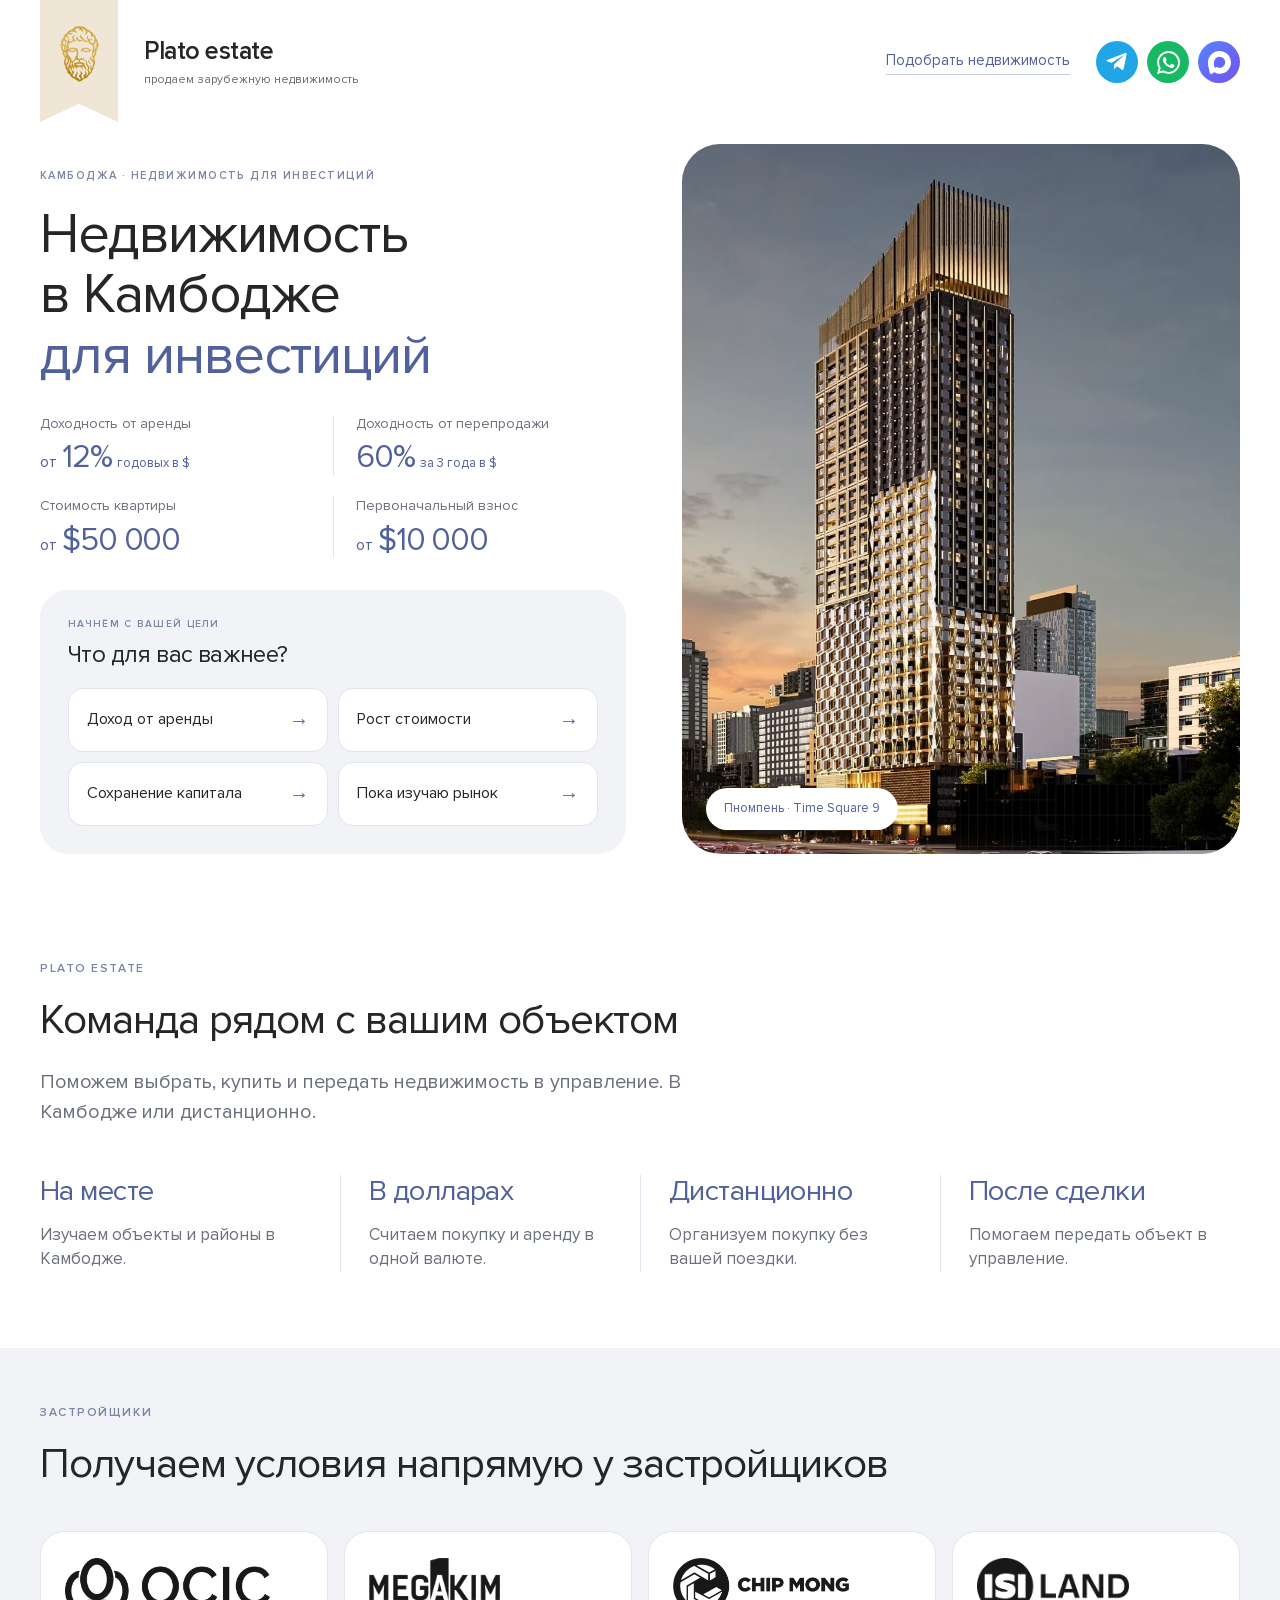
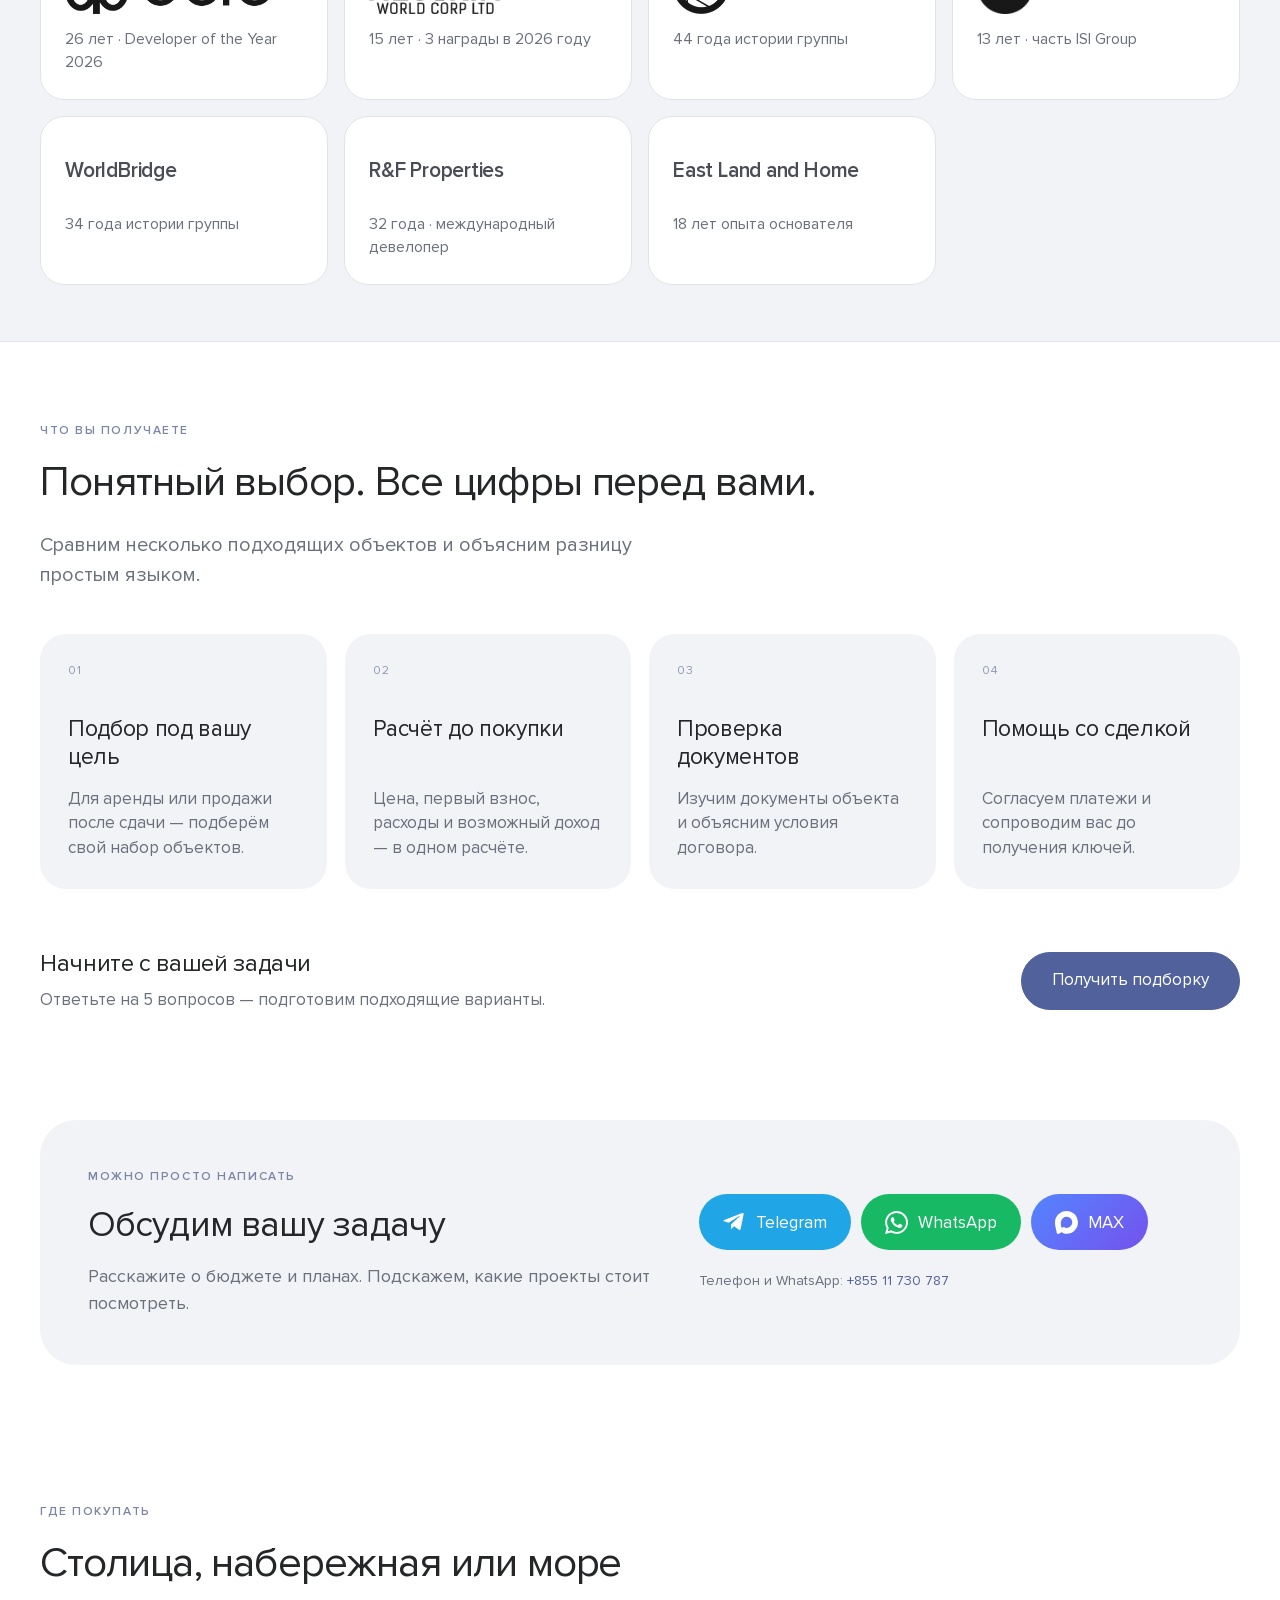
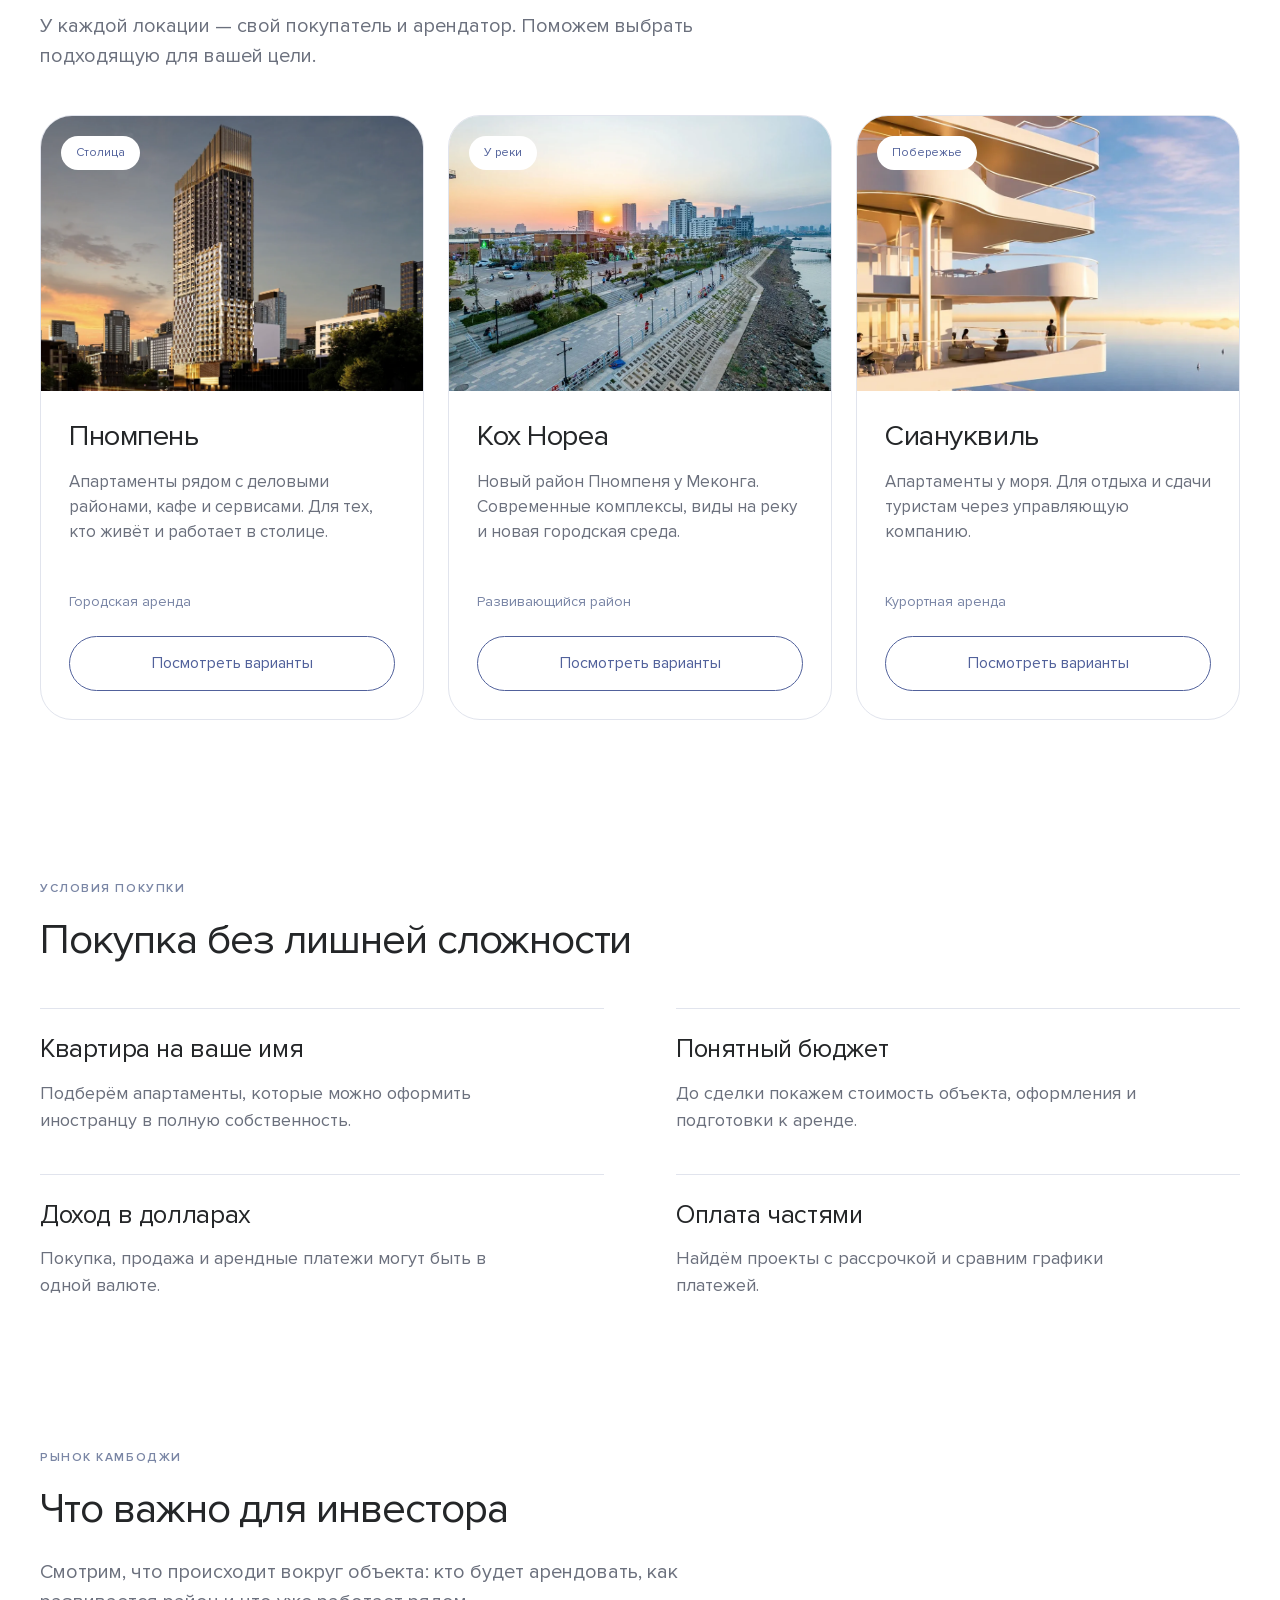
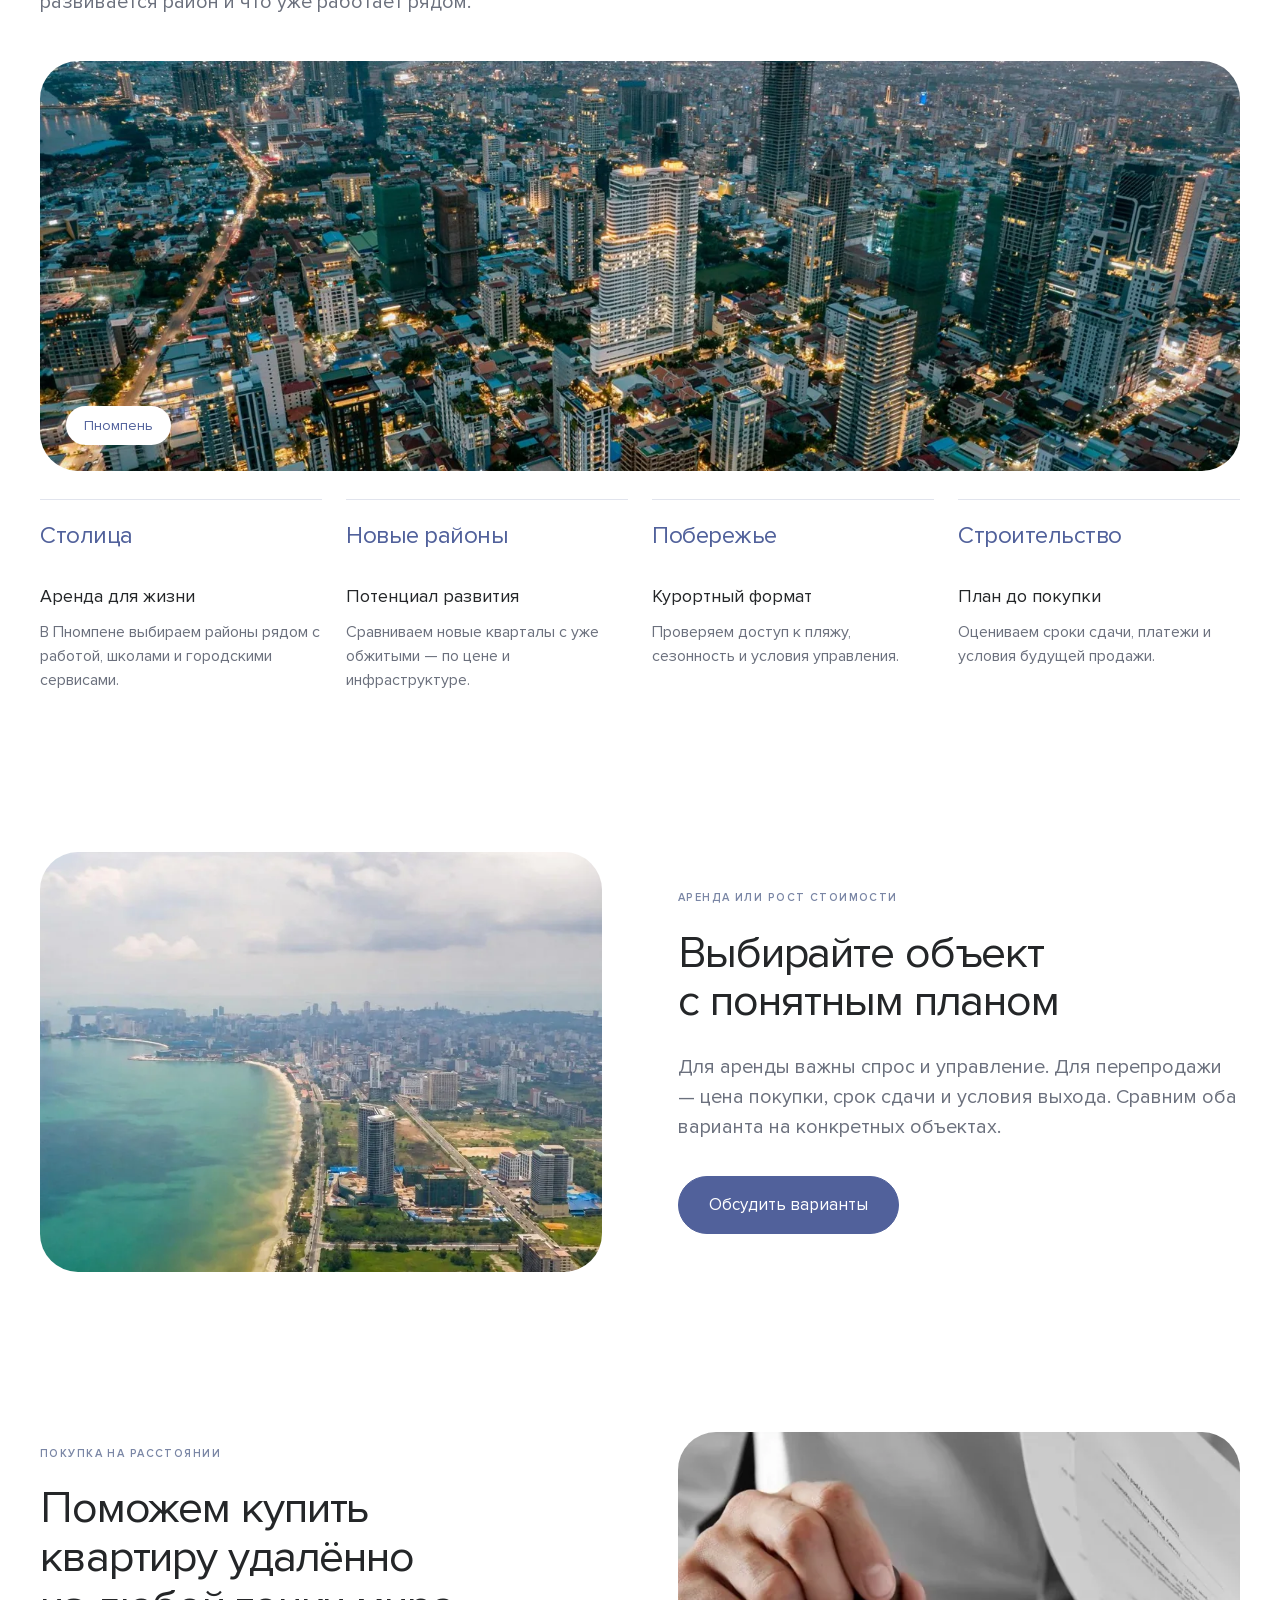
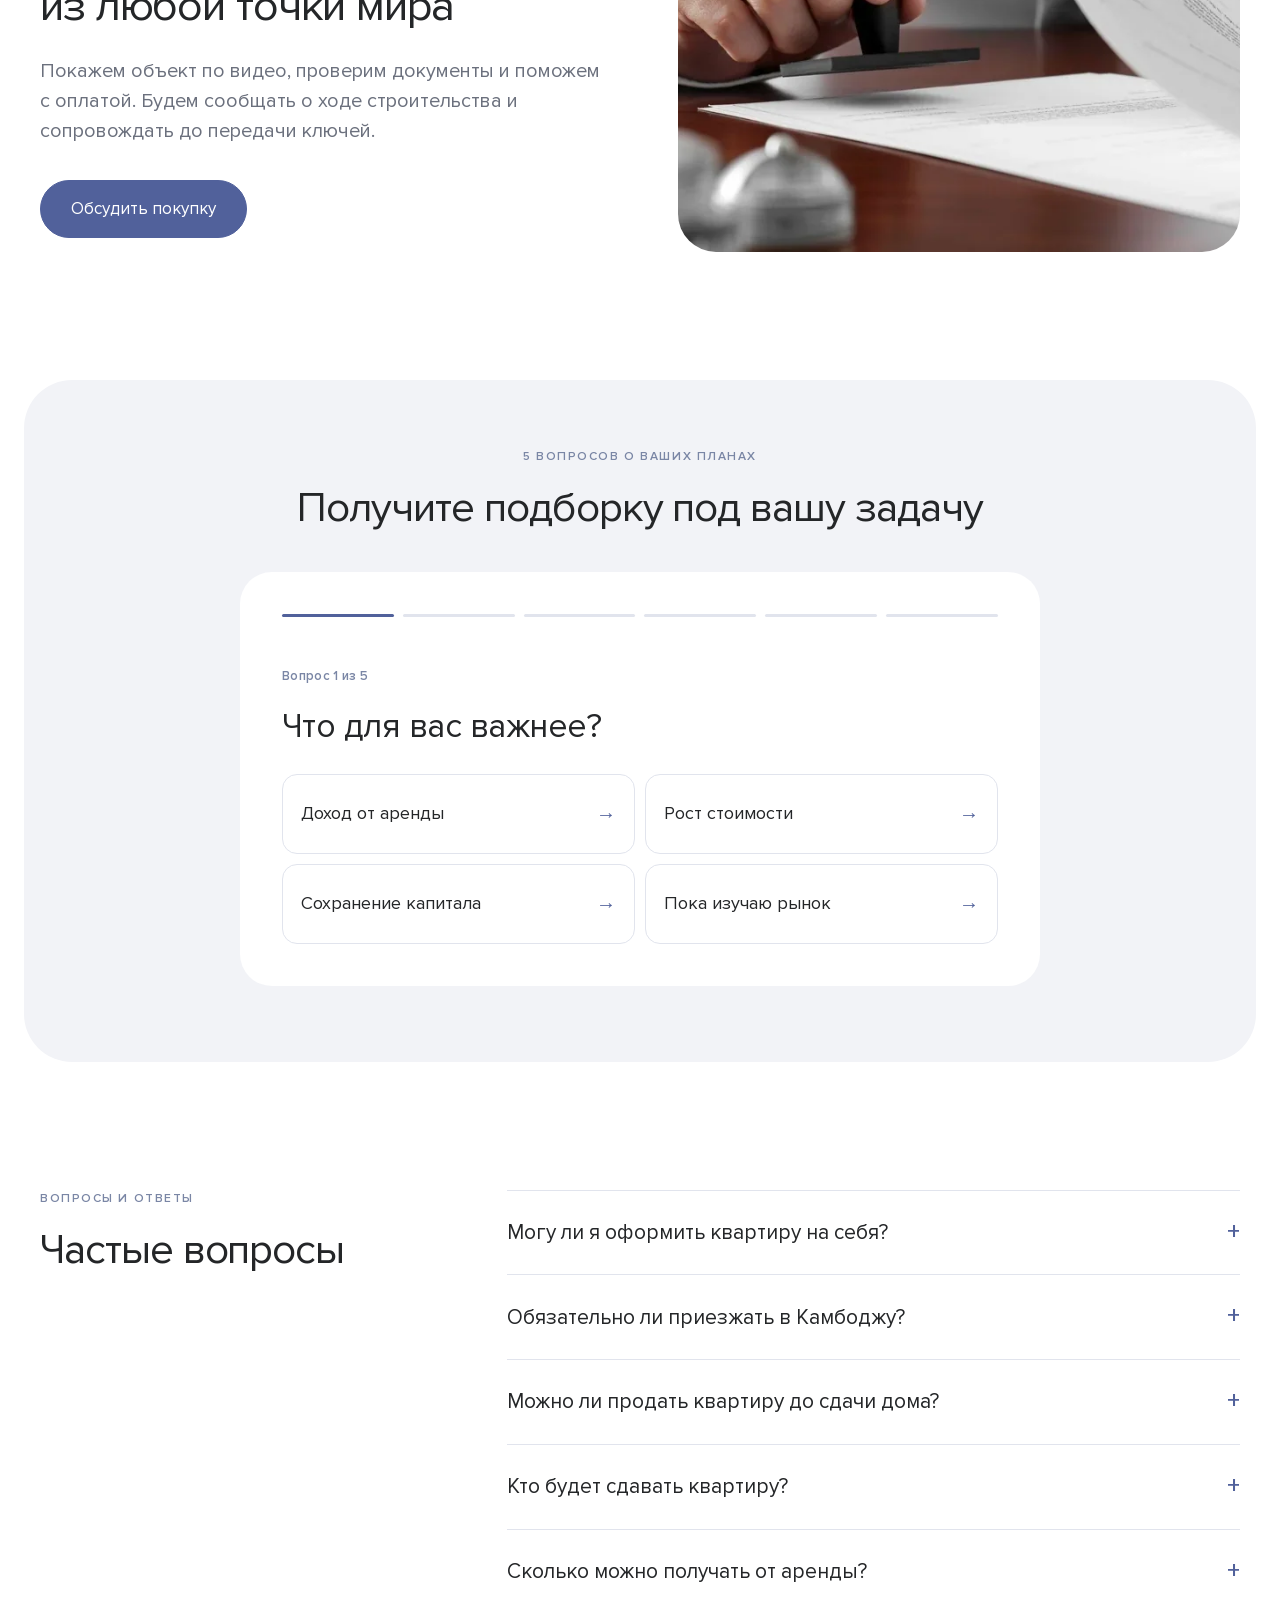
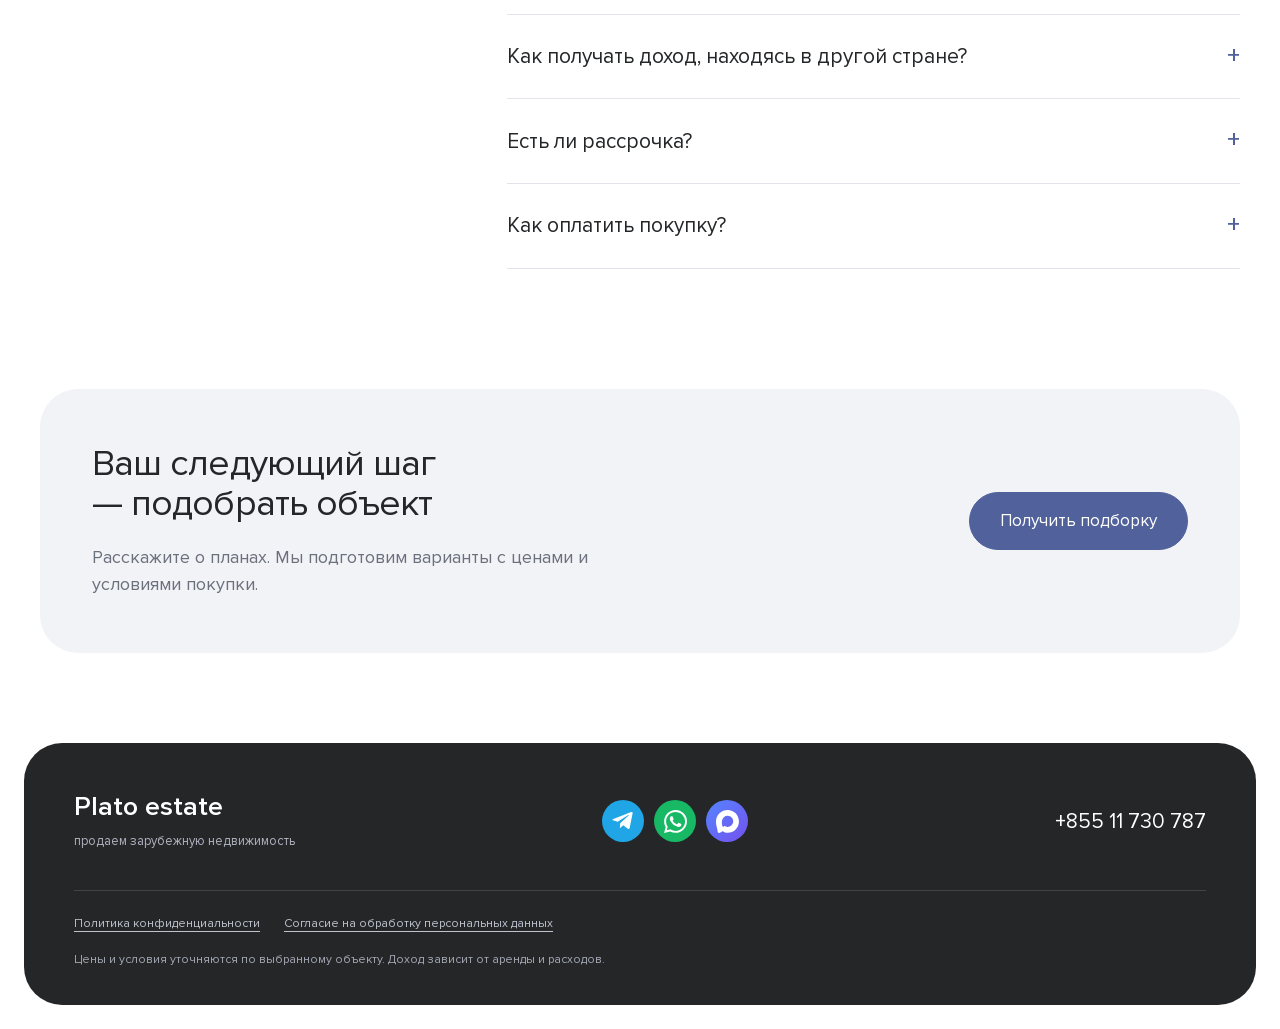
<file: index.html>
<!DOCTYPE html>
<html lang="ru"><head><meta charset="utf-8"/><meta content="width=device-width,initial-scale=1" name="viewport"/><meta content="noindex,nofollow" name="robots"/><meta content="Недвижимость в Камбодже для аренды и роста стоимости. Подбор объектов, расчёт платежей и сопровождение покупки с Plato estate." name="description"/><title>Недвижимость в Камбодже для инвестиций | Plato estate</title><link href="assets/plato-head.svg" rel="icon" type="image/svg+xml"/><link href="assets/site.css?v=metric-grid-20261103" rel="stylesheet"/><script defer="" src="assets/config.js"></script><script defer="" src="assets/site.js"></script><!-- Yandex.Metrika counter -->
<script>window.PLATO_METRIKA_ID=114058410;</script>
<script type="text/javascript">
    (function(m,e,t,r,i,k,a){
        m[i]=m[i]||function(){(m[i].a=m[i].a||[]).push(arguments)};
        m[i].l=1*new Date();
        for (var j = 0; j < document.scripts.length; j++) {if (document.scripts[j].src === r) { return; }}
        k=e.createElement(t),a=e.getElementsByTagName(t)[0],k.async=1,k.src=r,a.parentNode.insertBefore(k,a)
    })(window, document,'script','https://mc.yandex.ru/metrika/tag.js?id=114058410', 'ym');

    ym(114058410, 'init', {ssr:true, webvisor:true, clickmap:true, ecommerce:"dataLayer", referrer: document.referrer, url: location.href, accurateTrackBounce:true, trackLinks:true});
</script>
<noscript><div><img src="https://mc.yandex.ru/watch/114058410" style="position:absolute; left:-9999px;" alt="" /></div></noscript>
<!-- /Yandex.Metrika counter -->
<!-- Top.Mail.Ru counter (VK) -->
<script type="text/javascript">
var _tmr = window._tmr || (window._tmr = []);
_tmr.push({id: "3812387", type: "pageView", start: (new Date()).getTime()});
(function (d, w, id) {
  if (d.getElementById(id)) return;
  var ts = d.createElement("script"); ts.type = "text/javascript"; ts.async = true; ts.id = id;
  ts.src = "https://top-fwz1.mail.ru/js/code.js";
  var f = function () {var s = d.getElementsByTagName("script")[0]; s.parentNode.insertBefore(ts, s);};
  if (w.opera == "[object Opera]") { d.addEventListener("DOMContentLoaded", f, false); } else { f(); }
})(document, window, "tmr-code");
</script>
<noscript><div><img src="https://top-fwz1.mail.ru/counter?id=3812387;js=na" style="position:absolute;left:-9999px;" alt="Top.Mail.Ru" /></div></noscript>
<!-- /Top.Mail.Ru counter -->
<script>
document.addEventListener('click', function (e) {
  var a = e.target.closest && e.target.closest('a[href]');
  if (!a) return;
  var h = a.getAttribute('href') || '', g = '';
  if (h.indexOf('t.me/') > -1) g = 'click_telegram';
  else if (h.indexOf('wa.me/') > -1) g = 'click_whatsapp';
  else if (h.indexOf('max.ru/') > -1) g = 'click_max';
  else if (h.indexOf('tel:') === 0) g = 'click_phone';
  if (!g) return;
  if (typeof window.ym === 'function') window.ym(114058410, 'reachGoal', g);
  if (window._tmr) window._tmr.push({type: 'reachGoal', id: 3812387, goal: g});
}, true);
</script>
</head><body><a class="skip" href="#main">Перейти к содержанию</a>



<header class="header" id="top">
<div class="wrap">
<a aria-label="Plato Estate" class="brand" href="#top"><span class="brand-ribbon"><img alt="" decoding="async" height="56" src="assets/plato-head.svg" width="39"/></span><span class="brand-name">Plato estate<small>продаем зарубежную недвижимость</small></span></a>

<a class="toplink" data-go="" href="#quiz">Подобрать недвижимость</a>
<div class="hdr-contacts"><a aria-label="Написать в Telegram" class="channel telegram" href="https://t.me/platoestate" rel="noopener noreferrer" target="_blank"><img alt="" decoding="async" height="22" src="assets/telegram.svg" width="22"/></a><a aria-label="Написать в WhatsApp" class="channel whatsapp" href="https://wa.me/85511730787" rel="noopener noreferrer" target="_blank"><img alt="" decoding="async" height="22" src="assets/whatsapp.svg" width="22"/></a><a aria-label="Написать в MAX" class="channel max" href="https://max.ru/u/f9LHodD0cOKUeSflT9MxcSbnPGYqZRN3BnHyX4T1QvqFaFTnD3XJnfz3XuY" rel="noopener noreferrer" target="_blank"><img alt="" decoding="async" height="22" src="assets/max.svg" width="22"/></a></div>
</div>
</header>
<section class="hero">
<div class="wrap">
<div class="hero-grid">
<div class="hero-copy">
<p class="eyebrow">Камбоджа · Недвижимость для инвестиций</p>
<h1>Недвижимость<br/>в Камбодже<br/><em>для инвестиций</em></h1>
<dl class="hero-metrics" aria-label="Доходность, стоимость и первоначальный взнос">
  <div class="hero-metric">
    <dt>Доходность <br class="hero-metric-break">от аренды</dt>
    <dd><span class="hero-metric-value"><span class="hero-metric-prefix">от</span><span class="hero-metric-number">12%</span><span class="hero-metric-suffix">годовых в $</span></span></dd>
  </div>
  <div class="hero-metric">
    <dt>Доходность <br class="hero-metric-break">от перепродажи</dt>
    <dd><span class="hero-metric-value"><span class="hero-metric-number">60%</span><span class="hero-metric-suffix">за 3 года в $</span></span></dd>
  </div>
  <div class="hero-metric">
    <dt>Стоимость <br class="hero-metric-break">квартиры</dt>
    <dd><span class="hero-metric-value"><span class="hero-metric-prefix">от</span><span class="hero-metric-number">$50&nbsp;000</span></span></dd>
  </div>
  <div class="hero-metric">
    <dt>Первоначальный <br class="hero-metric-break">взнос</dt>
    <dd><span class="hero-metric-value"><span class="hero-metric-prefix">от</span><span class="hero-metric-number">$10&nbsp;000</span></span></dd>
  </div>
</dl>

<aside aria-labelledby="hq" class="card">
<p class="eyebrow">Начнём с вашей цели</p>
<h2 class="qtitle" id="hq">Что для вас важнее?</h2>
<div class="opts" id="heroOpts"></div>
</aside>
</div>
<figure class="hero-visual">
<img alt="Time Square 9 — проект апартаментов в Пномпене" decoding="async" fetchpriority="high" height="1200" src="assets/time-square-9.webp" width="1600"/>
<div class="image-location">Пномпень · Time Square 9</div>
</figure>
</div>
</div>
</section>
<main id="main">
<section class="band" id="stats">
<div class="wrap">
<div class="section-head">
<p class="eyebrow">Plato estate</p>
<h2>Команда рядом с вашим объектом</h2>
<p class="lede">Поможем выбрать, купить и передать недвижимость в управление. В Камбодже или дистанционно.</p>
</div>
<div class="stats">
<div class="stat"><b>На месте</b><span>Изучаем объекты и районы в Камбодже.</span></div>
<div class="stat"><b>В долларах</b><span>Считаем покупку и аренду в одной валюте.</span></div>
<div class="stat"><b>Дистанционно</b><span>Организуем покупку без вашей поездки.</span></div>
<div class="stat"><b>После сделки</b><span>Помогаем передать объект в управление.</span></div>
</div>
</div>
</section>
<section class="band devs" id="developers">
<div class="wrap">
<div class="section-head">
<p class="eyebrow">Застройщики</p>
<h2>Получаем условия напрямую у застройщиков</h2>
</div>
<ul class="dev-list">
<li class="dev"><div class="dev-logo"><img src="assets/dev/ocic.png" alt="OCIC" loading="lazy"></div><span>26 лет · Developer of the Year 2026</span></li>
<li class="dev"><div class="dev-logo"><img src="assets/dev/megakim.png" alt="Megakim" loading="lazy"></div><span>15 лет · 3 награды в 2026 году</span></li>
<li class="dev"><div class="dev-logo"><img src="assets/dev/chipmong.png" alt="Chip Mong" loading="lazy"></div><span>44 года истории группы</span></li>
<li class="dev"><div class="dev-logo"><img src="assets/dev/isi.png" alt="ISI LAND" loading="lazy"></div><span>13 лет · часть ISI Group</span></li>
<li class="dev"><div class="dev-logo"><b>WorldBridge</b></div><span>34 года истории группы</span></li>
<li class="dev"><div class="dev-logo"><b>R&F Properties</b></div><span>32 года · международный девелопер</span></li>
<li class="dev"><div class="dev-logo"><b>East Land and Home</b></div><span>18 лет опыта основателя</span></li>
</ul>
</div>
</section>
<section class="band" id="offer">
<div class="wrap">
<div class="section-head">
<p class="eyebrow">Что вы получаете</p>
<h2>Понятный выбор. Все цифры перед вами.</h2>
<p class="lede">Сравним несколько подходящих объектов и объясним разницу простым языком.</p>
</div>
<div class="adv">
<div class="adv-item"><span class="num">01</span><h3>Подбор под вашу цель</h3><p>Для аренды или продажи после сдачи — подберём свой набор объектов.</p></div>
<div class="adv-item"><span class="num">02</span><h3>Расчёт до покупки</h3><p>Цена, первый взнос, расходы и возможный доход — в одном расчёте.</p></div>
<div class="adv-item"><span class="num">03</span><h3>Проверка документов</h3><p>Изучим документы объекта и объясним условия договора.</p></div>
<div class="adv-item"><span class="num">04</span><h3>Помощь со сделкой</h3><p>Согласуем платежи и сопроводим вас до получения ключей.</p></div>
</div>
<div class="offer-cta">
<div><h3>Начните с вашей задачи</h3><p>Ответьте на 5 вопросов — подготовим подходящие варианты.</p></div>
<a class="btn pulse" data-go="" href="#quiz">Получить подборку</a>
</div>
</div>
</section>
<section class="band contact-band" id="contacts">
<div class="wrap">
<div class="contact-grid">
<div class="section-head">
<p class="eyebrow">Можно просто написать</p>
<h2>Обсудим вашу задачу</h2>
<p class="lede">Расскажите о бюджете и планах. Подскажем, какие проекты стоит посмотреть.</p>
</div>
<div class="contact-actions">
<div class="contact-row"><a aria-label="Написать в Telegram" class="channel telegram" href="https://t.me/platoestate" rel="noopener noreferrer" target="_blank"><img alt="" decoding="async" height="22" src="assets/telegram.svg" width="22"/><span>Telegram</span></a><a aria-label="Написать в WhatsApp" class="channel whatsapp" href="https://wa.me/85511730787" rel="noopener noreferrer" target="_blank"><img alt="" decoding="async" height="22" src="assets/whatsapp.svg" width="22"/><span>WhatsApp</span></a><a aria-label="Написать в MAX" class="channel max" href="https://max.ru/u/f9LHodD0cOKUeSflT9MxcSbnPGYqZRN3BnHyX4T1QvqFaFTnD3XJnfz3XuY" rel="noopener noreferrer" target="_blank"><img alt="" decoding="async" height="22" src="assets/max.svg" width="22"/><span>MAX</span></a></div>
<p class="contact-note">Телефон и WhatsApp: <a href="tel:+85511730787">+855 11 730 787</a></p>
</div>
</div>
</div>
</section>
<section class="band" id="where">
<div class="wrap">
<div class="section-head">
<p class="eyebrow">Где покупать</p>
<h2>Столица, набережная или море</h2>
<p class="lede">У каждой локации — свой покупатель и арендатор. Поможем выбрать подходящую для вашей цели.</p>
</div>
<div class="dests">
<article class="dest dest-1">
<figure class="dest-photo"><img alt="Time Square 9 в Пномпене" decoding="async" height="1200" loading="lazy" src="assets/time-square-9.webp" width="1600"/><span class="dest-tag">Столица</span></figure>
<div class="dest-body">
<h3>Пномпень</h3>
<p>Апартаменты рядом с деловыми районами, кафе и сервисами. Для тех, кто живёт и работает в столице.</p>
<div class="dest-foot"><span class="dest-price">Городская аренда</span><button class="btn ghost" data-loc="Пномпень, центр" type="button">Посмотреть варианты</button></div>
</div>
</article>
<article class="dest dest-2"><figure class="dest-photo"><img alt="Norea Square у Меконга" decoding="async" height="824" loading="lazy" src="assets/norea-square.webp" width="1100"/><span class="dest-tag">У реки</span></figure>


<div class="dest-body">
<h3>Кох Нореа</h3>
<p>Новый район Пномпеня у Меконга. Современные комплексы, виды на реку и новая городская среда.</p>
<div class="dest-foot"><span class="dest-price">Развивающийся район</span><button class="btn ghost" data-loc="Пномпень, у реки" type="button">Посмотреть варианты</button></div>
</div>
</article>
<article class="dest dest-3">
<figure class="dest-photo"><img alt="Time Square 10 у моря" decoding="async" height="638" loading="lazy" src="assets/time-square-10.webp" width="1100"/><span class="dest-tag">Побережье</span></figure>
<div class="dest-body">
<h3>Сиануквиль</h3>
<p>Апартаменты у моря. Для отдыха и сдачи туристам через управляющую компанию.</p>
<div class="dest-foot"><span class="dest-price">Курортная аренда</span><button class="btn ghost" data-loc="Сиануквиль, у моря" type="button">Посмотреть варианты</button></div>
</div>
</article>
</div>

</div>
</section>
<section class="band" id="why">
<div class="wrap">
<div class="section-head">
<p class="eyebrow">Условия покупки</p>
<h2>Покупка без лишней сложности</h2>
</div>
<div class="facts">
<div class="fact">
<h3>Квартира на ваше имя</h3>
<p>Подберём апартаменты, которые можно оформить иностранцу в полную собственность.</p>
</div>
<div class="fact">
<h3>Понятный бюджет</h3>
<p>До сделки покажем стоимость объекта, оформления и подготовки к аренде.</p>
</div>
<div class="fact">
<h3>Доход в долларах</h3>
<p>Покупка, продажа и арендные платежи могут быть в одной валюте.</p>
</div>
<div class="fact">
<h3>Оплата частями</h3>
<p>Найдём проекты с рассрочкой и сравним графики платежей.</p>
</div>
</div>
</div>
</section>
<section class="band" id="mfacts">
<div class="wrap">
<div class="section-head">
<p class="eyebrow">Рынок Камбоджи</p>
<h2>Что важно для инвестора</h2>
<p class="lede">Смотрим, что происходит вокруг объекта: кто будет арендовать, как развивается район и что уже работает рядом.</p>
</div>
<figure class="mfacts-hero"><img alt="Панорама Пномпеня в сумерках" decoding="async" height="1066" loading="lazy" src="assets/phnom-penh.webp" width="1600"/><figcaption>Пномпень</figcaption></figure>
<div class="mfacts">
<div class="mfact"><b>Столица</b><h3>Аренда для жизни</h3><p>В Пномпене выбираем районы рядом с работой, школами и городскими сервисами.</p></div>
<div class="mfact"><b>Новые районы</b><h3>Потенциал развития</h3><p>Сравниваем новые кварталы с уже обжитыми — по цене и инфраструктуре.</p></div>
<div class="mfact"><b>Побережье</b><h3>Курортный формат</h3><p>Проверяем доступ к пляжу, сезонность и условия управления.</p></div>
<div class="mfact hot"><b>Строительство</b><h3>План до покупки</h3><p>Оцениваем сроки сдачи, платежи и условия будущей продажи.</p></div>
</div>
</div>
</section>
<section class="band" id="market">
<div class="wrap">
<div class="remote rev">
<div class="remote-copy">
<p class="eyebrow">Аренда или рост стоимости</p>
<h2>Выбирайте объект с понятным планом</h2>
<p>Для аренды важны спрос и управление. Для перепродажи — цена покупки, срок сдачи и условия выхода. Сравним оба варианта на конкретных объектах.</p>
<div class="remote-links">
<a class="btn pulse" data-go="" href="#quiz">Обсудить варианты</a>
</div>
</div>
<figure class="remote-visual"><img alt="Побережье Камбоджи" decoding="async" height="891" loading="lazy" src="assets/coast.webp" width="852"/></figure>
</div>
</div>
</section>
<section class="band" id="remote">
<div class="wrap">
<div class="remote">
<div class="remote-copy">
<p class="eyebrow">Покупка на расстоянии</p>
<h2>Поможем купить квартиру удалённо из любой точки мира</h2>
<p>Покажем объект по видео, проверим документы и поможем с оплатой. Будем сообщать о ходе строительства и сопровождать до передачи ключей.</p>
<div class="remote-links">
<a class="btn pulse" data-go="" href="#quiz">Обсудить покупку</a>
</div>
</div>
<figure class="remote-visual"><img alt="Оформление документов на покупку недвижимости" decoding="async" height="477" loading="lazy" src="assets/purchase.webp" width="1100"/></figure>
</div>
</div>
</section>
<section class="band quiz-band" id="quiz">
<div class="wrap">
<div class="section-head">
<p class="eyebrow">5 вопросов о ваших планах</p>
<h2>Получите подборку под вашу задачу</h2>
</div>
<div class="panel">
<div aria-live="polite" id="quizRoot"></div>
</div>
</div>
</section>
<section class="band" id="faq">
<div class="wrap">
<div class="section-head">
<p class="eyebrow">Вопросы и ответы</p>
<h2>Частые вопросы</h2>
</div>
<div class="faq">
<details><summary>Могу ли я оформить квартиру на себя?</summary><p>Да, в подходящем жилом комплексе иностранцу доступна полная собственность на квартиру. До покупки проверим документы и возможность оформления выбранного объекта.</p></details>
<details><summary>Обязательно ли приезжать в Камбоджу?</summary><p>Покупку можно организовать дистанционно. Покажем объект по видео, согласуем документы и поможем пройти все этапы сделки.</p></details>
<details><summary>Можно ли продать квартиру до сдачи дома?</summary><p>В некоторых проектах — да, через передачу прав по договору. До покупки уточним условия и комиссию застройщика.</p></details>
<details><summary>Кто будет сдавать квартиру?</summary><p>В проектах с управлением арендаторами, заселением и обслуживанием занимается управляющая компания. Поможем разобраться в её условиях.</p></details>
<details><summary>Сколько можно получать от аренды?</summary><p>Посчитаем для выбранной квартиры: арендные платежи, загрузку и расходы на управление. Покажем, сколько может оставаться вам.</p></details>
<details><summary>Как получать доход, находясь в другой стране?</summary><p>Управляющая компания перечисляет вашу долю дохода по договору. Способ и график выплат согласуем заранее.</p></details>
<details><summary>Есть ли рассрочка?</summary><p>Да, в ряде проектов. Вы вносите первый платёж, а остаток оплачиваете по графику. Подберём условия под ваш бюджет.</p></details>
<details><summary>Как оплатить покупку?</summary><p>Подберём доступный способ оплаты для вашей страны и выбранного проекта. Заранее рассчитаем платежи и комиссии.</p></details>
</div>
</div>
</section>
<section class="closing">
<div class="wrap">
<div>
<h2>Ваш следующий шаг — подобрать объект</h2>
<p class="lede">Расскажите о планах. Мы подготовим варианты с ценами и условиями покупки.</p>
</div>
<a class="btn alt pulse" data-go="" href="#quiz">Получить подборку</a>
</div>
</section>
</main>
<footer>
<div class="wrap">
<div class="foot-line"><div><strong>Plato estate</strong><p>продаем зарубежную недвижимость</p></div><nav aria-label="Контакты внизу страницы"><a aria-label="Написать в Telegram" class="channel telegram" href="https://t.me/platoestate" rel="noopener noreferrer" target="_blank"><img alt="" decoding="async" height="22" src="assets/telegram.svg" width="22"/></a><a aria-label="Написать в WhatsApp" class="channel whatsapp" href="https://wa.me/85511730787" rel="noopener noreferrer" target="_blank"><img alt="" decoding="async" height="22" src="assets/whatsapp.svg" width="22"/></a><a aria-label="Написать в MAX" class="channel max" href="https://max.ru/u/f9LHodD0cOKUeSflT9MxcSbnPGYqZRN3BnHyX4T1QvqFaFTnD3XJnfz3XuY" rel="noopener noreferrer" target="_blank"><img alt="" decoding="async" height="22" src="assets/max.svg" width="22"/></a></nav><a class="footer-phone" href="tel:+85511730787">+855 11 730 787</a></div>
<p class="foot-legal"><a href="privacy.html">Политика конфиденциальности</a><a href="consent.html">Согласие на обработку персональных данных</a></p>
<p>Цены и условия уточняются по выбранному объекту. Доход зависит от аренды и расходов.</p>
</div>
</footer>

</body></html>
</file>
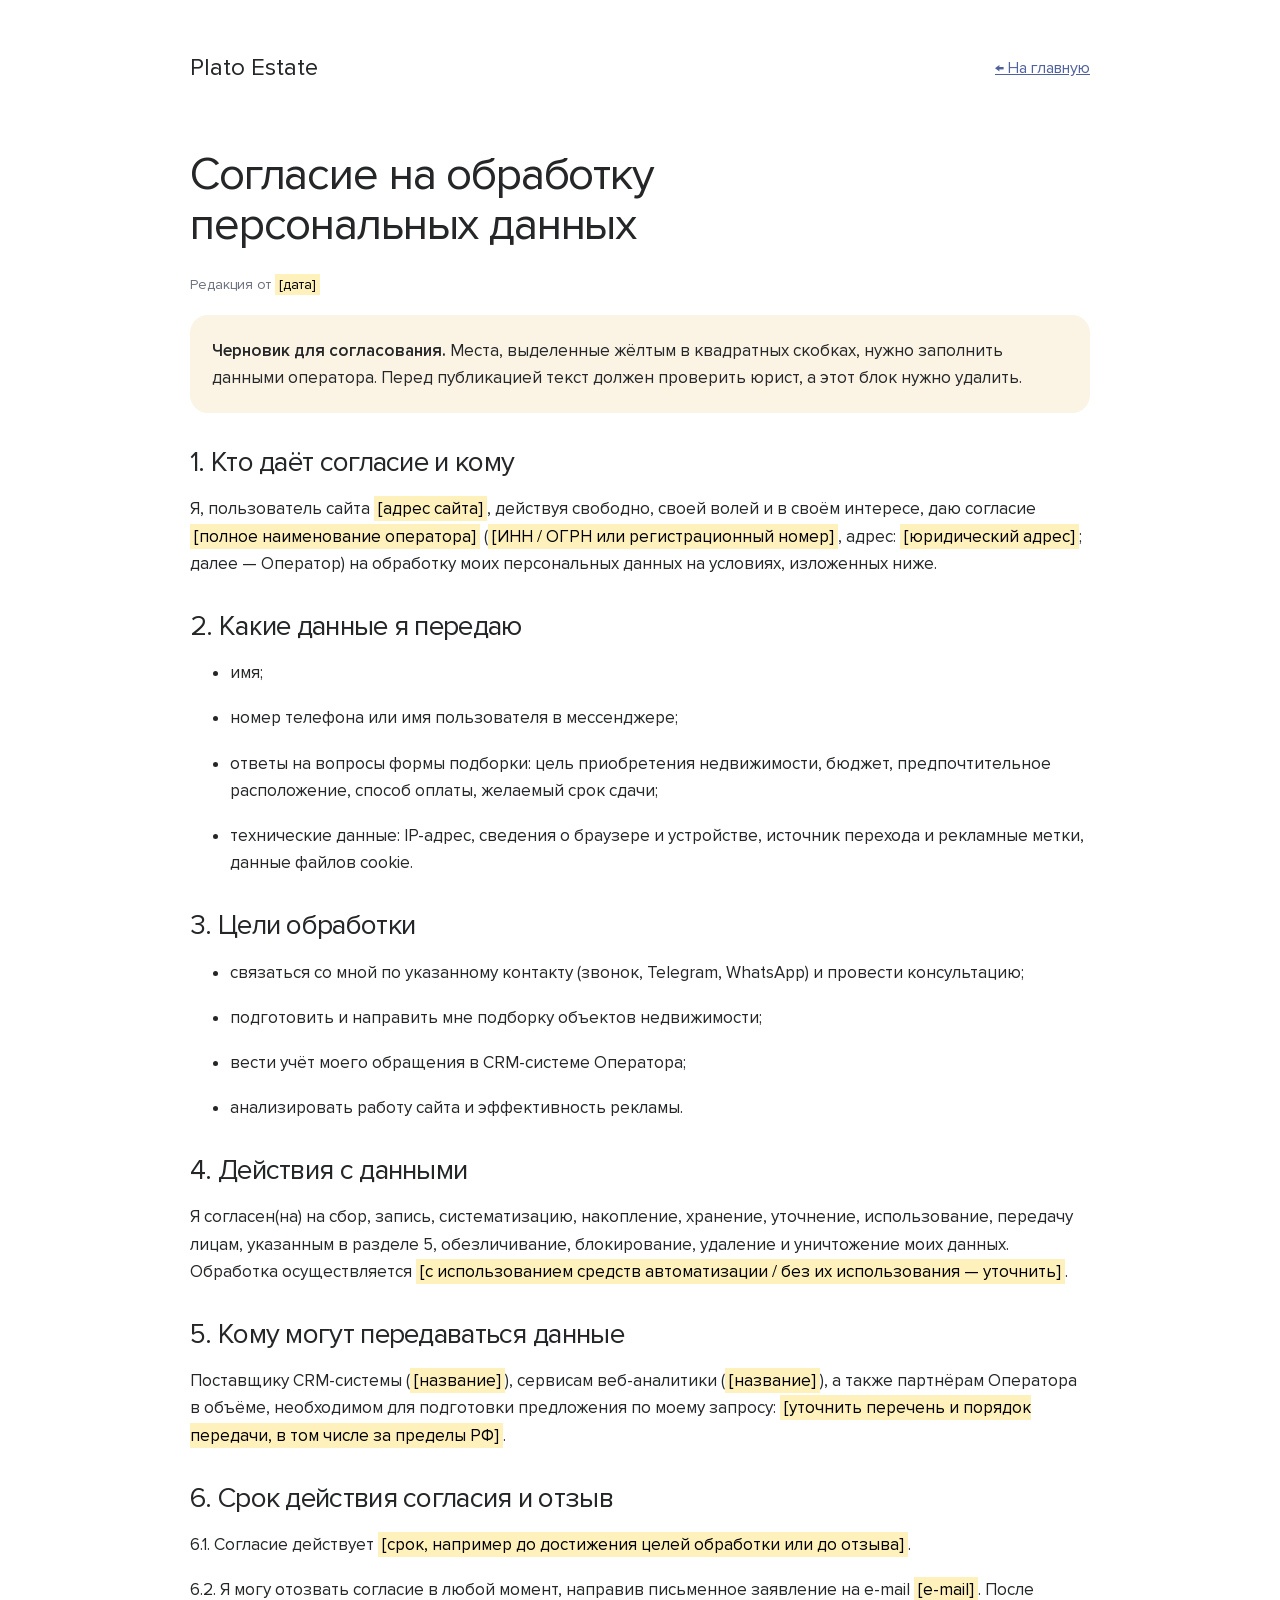
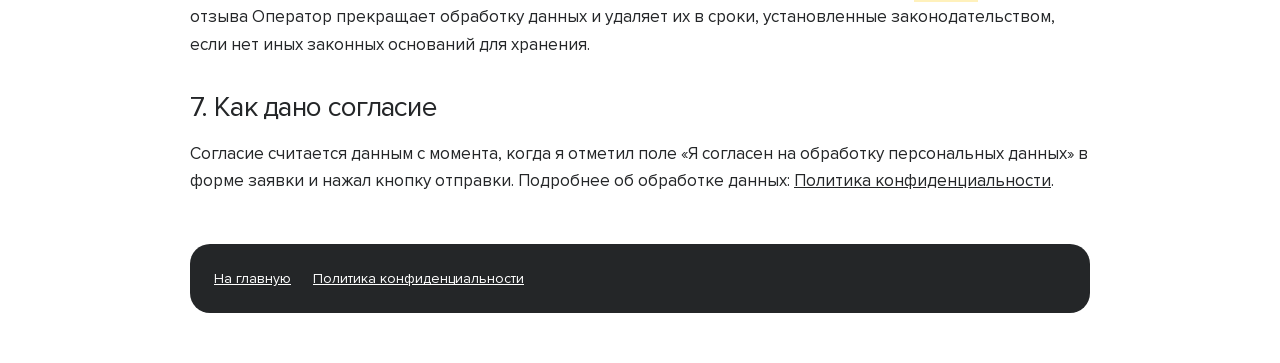
<file: consent.html>
<!DOCTYPE html>

<html lang="ru">
<head>
<meta charset="utf-8"/>
<meta content="width=device-width,initial-scale=1" name="viewport"/>
<title>Согласие на обработку персональных данных | Plato Estate</title>
<meta content="noindex" name="robots"/>

<link href="assets/site.css" rel="stylesheet"/><link rel="icon" href="assets/plato-head.svg" type="image/svg+xml"><!-- Yandex.Metrika counter -->
<script>window.PLATO_METRIKA_ID=114058410;</script>
<script type="text/javascript">
    (function(m,e,t,r,i,k,a){
        m[i]=m[i]||function(){(m[i].a=m[i].a||[]).push(arguments)};
        m[i].l=1*new Date();
        for (var j = 0; j < document.scripts.length; j++) {if (document.scripts[j].src === r) { return; }}
        k=e.createElement(t),a=e.getElementsByTagName(t)[0],k.async=1,k.src=r,a.parentNode.insertBefore(k,a)
    })(window, document,'script','https://mc.yandex.ru/metrika/tag.js?id=114058410', 'ym');

    ym(114058410, 'init', {ssr:true, webvisor:true, clickmap:true, ecommerce:"dataLayer", referrer: document.referrer, url: location.href, accurateTrackBounce:true, trackLinks:true});
</script>
<noscript><div><img src="https://mc.yandex.ru/watch/114058410" style="position:absolute; left:-9999px;" alt="" /></div></noscript>
<!-- /Yandex.Metrika counter -->
<!-- Top.Mail.Ru counter (VK) -->
<script type="text/javascript">
var _tmr = window._tmr || (window._tmr = []);
_tmr.push({id: "3812387", type: "pageView", start: (new Date()).getTime()});
(function (d, w, id) {
  if (d.getElementById(id)) return;
  var ts = d.createElement("script"); ts.type = "text/javascript"; ts.async = true; ts.id = id;
  ts.src = "https://top-fwz1.mail.ru/js/code.js";
  var f = function () {var s = d.getElementsByTagName("script")[0]; s.parentNode.insertBefore(ts, s);};
  if (w.opera == "[object Opera]") { d.addEventListener("DOMContentLoaded", f, false); } else { f(); }
})(document, window, "tmr-code");
</script>
<noscript><div><img src="https://top-fwz1.mail.ru/counter?id=3812387;js=na" style="position:absolute;left:-9999px;" alt="Top.Mail.Ru" /></div></noscript>
<!-- /Top.Mail.Ru counter -->
<script>
document.addEventListener('click', function (e) {
  var a = e.target.closest && e.target.closest('a[href]');
  if (!a || typeof window.ym !== 'function') return;
  var h = a.getAttribute('href') || '', g = '';
  if (h.indexOf('t.me/') > -1) g = 'click_telegram';
  else if (h.indexOf('wa.me/') > -1) g = 'click_whatsapp';
  else if (h.indexOf('max.ru/') > -1) g = 'click_max';
  else if (h.indexOf('tel:') === 0) g = 'click_phone';
  if (g) window.ym(114058410, 'reachGoal', g);
}, true);
</script>
</head>
<body class="document-page">
<div class="wrap">
<div class="top"><a class="brand" href="index.html">Plato Estate</a><a class="back" href="index.html">← На главную</a></div>
<h1>Согласие на обработку персональных данных</h1>
<p class="meta">Редакция от <mark class="ph">[дата]</mark></p>
<p class="draft"><b>Черновик для согласования.</b> Места, выделенные жёлтым в квадратных скобках, нужно заполнить данными оператора. Перед публикацией текст должен проверить юрист, а этот блок нужно удалить.</p>
<h2>1. Кто даёт согласие и кому</h2>
<p>Я, пользователь сайта <mark class="ph">[адрес сайта]</mark>, действуя свободно, своей волей и в своём интересе, даю согласие <mark class="ph">[полное наименование оператора]</mark> (<mark class="ph">[ИНН / ОГРН или регистрационный номер]</mark>, адрес: <mark class="ph">[юридический адрес]</mark>; далее — Оператор) на обработку моих персональных данных на условиях, изложенных ниже.</p>
<h2>2. Какие данные я передаю</h2>
<ul>
<li>имя;</li>
<li>номер телефона или имя пользователя в мессенджере;</li>
<li>ответы на вопросы формы подборки: цель приобретения недвижимости, бюджет, предпочтительное расположение, способ оплаты, желаемый срок сдачи;</li>
<li>технические данные: IP-адрес, сведения о браузере и устройстве, источник перехода и рекламные метки, данные файлов cookie.</li>
</ul>
<h2>3. Цели обработки</h2>
<ul>
<li>связаться со мной по указанному контакту (звонок, Telegram, WhatsApp) и провести консультацию;</li>
<li>подготовить и направить мне подборку объектов недвижимости;</li>
<li>вести учёт моего обращения в CRM-системе Оператора;</li>
<li>анализировать работу сайта и эффективность рекламы.</li>
</ul>
<h2>4. Действия с данными</h2>
<p>Я согласен(на) на сбор, запись, систематизацию, накопление, хранение, уточнение, использование, передачу лицам, указанным в разделе 5, обезличивание, блокирование, удаление и уничтожение моих данных. Обработка осуществляется <mark class="ph">[с использованием средств автоматизации / без их использования — уточнить]</mark>.</p>
<h2>5. Кому могут передаваться данные</h2>
<p>Поставщику CRM-системы (<mark class="ph">[название]</mark>), сервисам веб-аналитики (<mark class="ph">[название]</mark>), а также партнёрам Оператора в объёме, необходимом для подготовки предложения по моему запросу: <mark class="ph">[уточнить перечень и порядок передачи, в том числе за пределы РФ]</mark>.</p>
<h2>6. Срок действия согласия и отзыв</h2>
<p>6.1. Согласие действует <mark class="ph">[срок, например до достижения целей обработки или до отзыва]</mark>.</p>
<p>6.2. Я могу отозвать согласие в любой момент, направив письменное заявление на e-mail <mark class="ph">[e-mail]</mark>. После отзыва Оператор прекращает обработку данных и удаляет их в сроки, установленные законодательством, если нет иных законных оснований для хранения.</p>
<h2>7. Как дано согласие</h2>
<p>Согласие считается данным с момента, когда я отметил поле «Я согласен на обработку персональных данных» в форме заявки и нажал кнопку отправки. Подробнее об обработке данных: <a href="privacy.html">Политика конфиденциальности</a>.</p>
<footer><a href="index.html">На главную</a><a href="privacy.html">Политика конфиденциальности</a></footer>
</div>
</body>
</html>
</file>
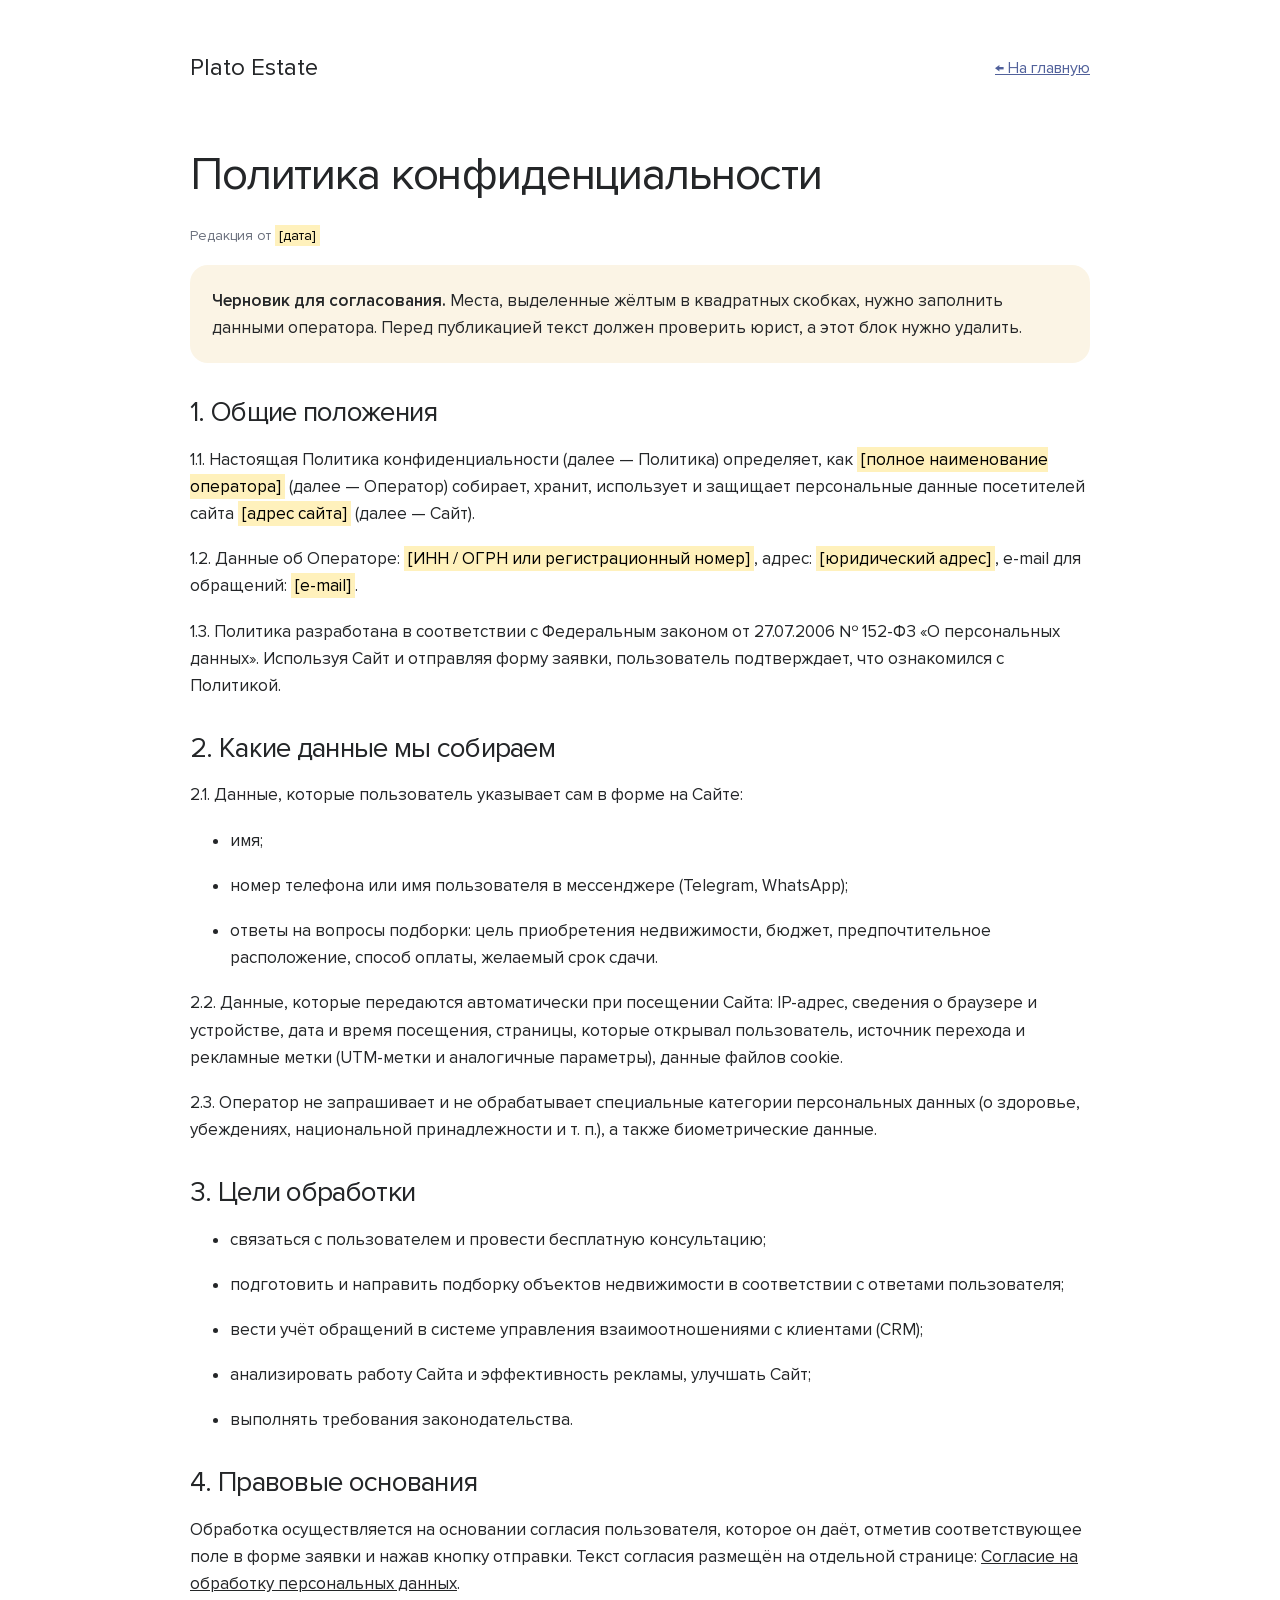
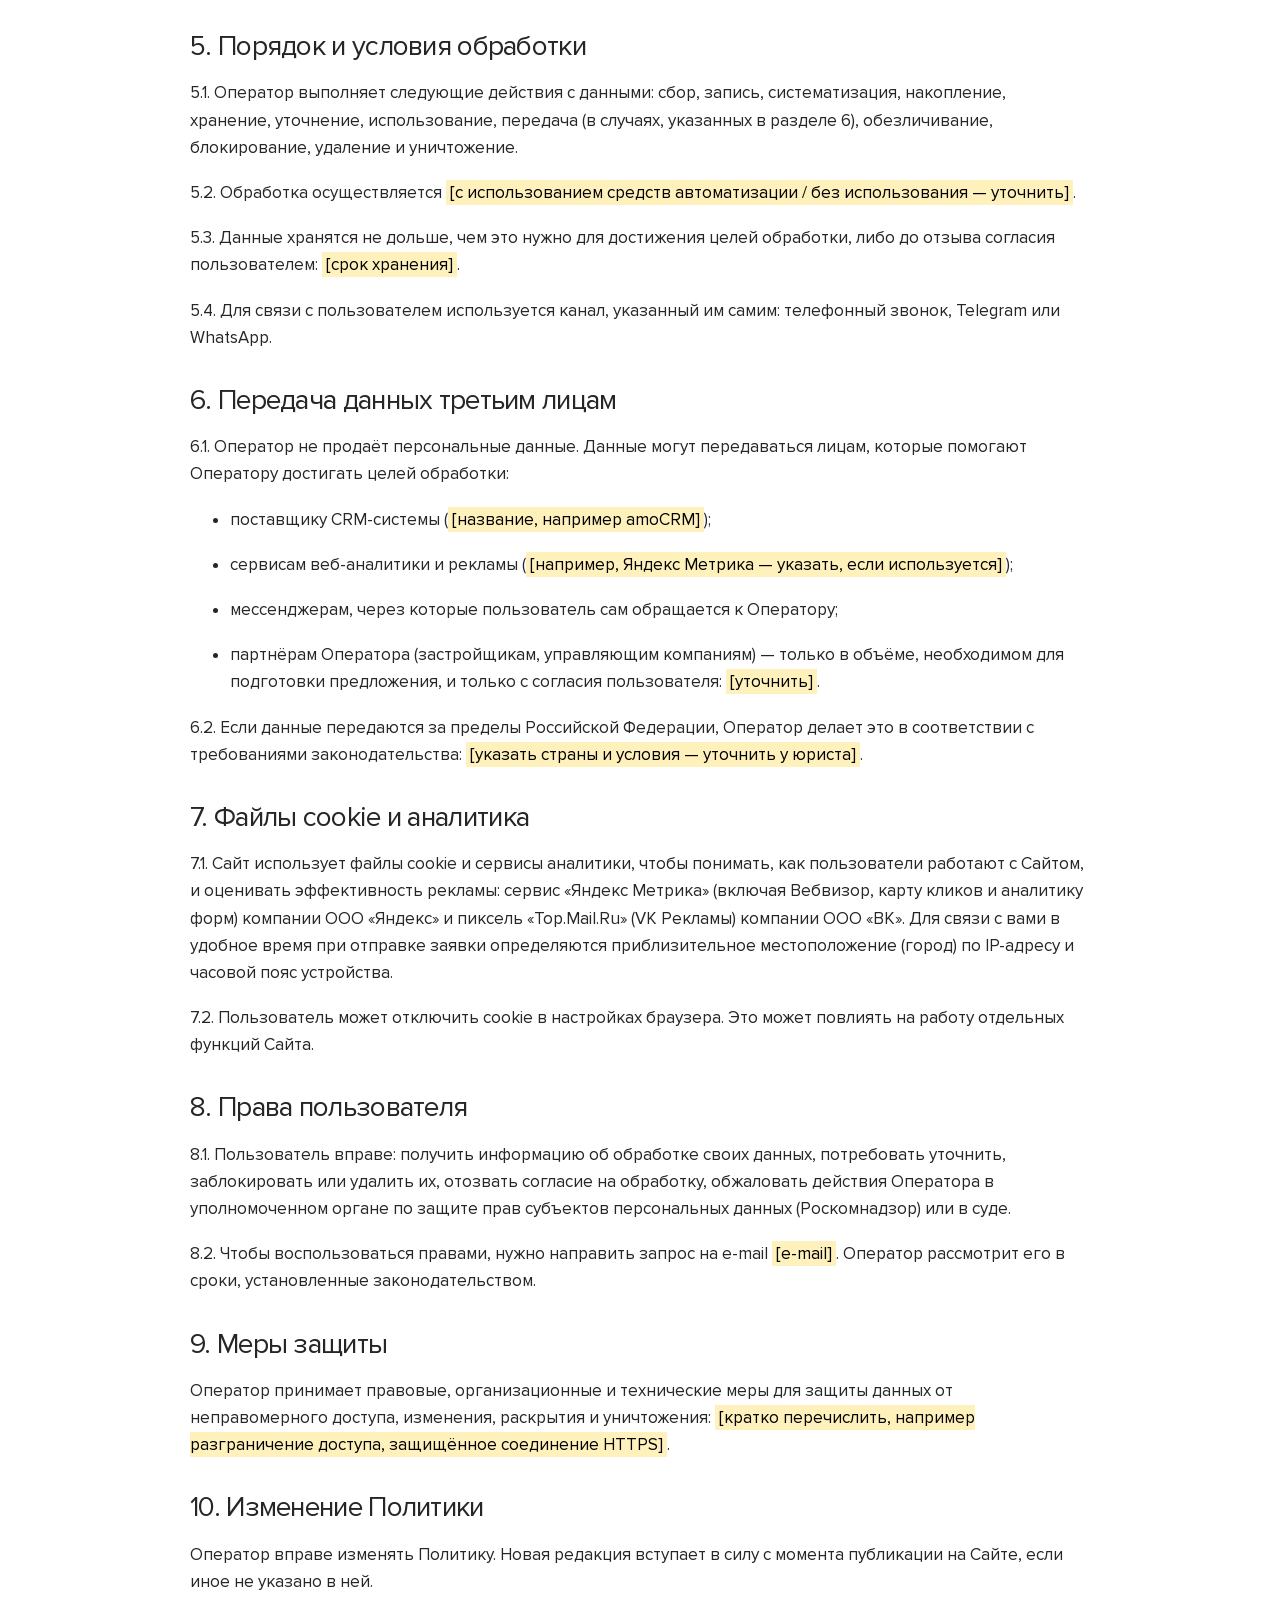
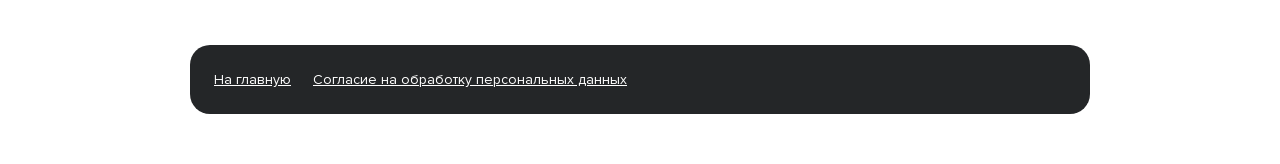
<file: privacy.html>
<!DOCTYPE html>

<html lang="ru">
<head>
<meta charset="utf-8"/>
<meta content="width=device-width,initial-scale=1" name="viewport"/>
<title>Политика конфиденциальности | Plato Estate</title>
<meta content="noindex" name="robots"/>

<link href="assets/site.css" rel="stylesheet"/><link rel="icon" href="assets/plato-head.svg" type="image/svg+xml"><!-- Yandex.Metrika counter -->
<script>window.PLATO_METRIKA_ID=114058410;</script>
<script type="text/javascript">
    (function(m,e,t,r,i,k,a){
        m[i]=m[i]||function(){(m[i].a=m[i].a||[]).push(arguments)};
        m[i].l=1*new Date();
        for (var j = 0; j < document.scripts.length; j++) {if (document.scripts[j].src === r) { return; }}
        k=e.createElement(t),a=e.getElementsByTagName(t)[0],k.async=1,k.src=r,a.parentNode.insertBefore(k,a)
    })(window, document,'script','https://mc.yandex.ru/metrika/tag.js?id=114058410', 'ym');

    ym(114058410, 'init', {ssr:true, webvisor:true, clickmap:true, ecommerce:"dataLayer", referrer: document.referrer, url: location.href, accurateTrackBounce:true, trackLinks:true});
</script>
<noscript><div><img src="https://mc.yandex.ru/watch/114058410" style="position:absolute; left:-9999px;" alt="" /></div></noscript>
<!-- /Yandex.Metrika counter -->
<!-- Top.Mail.Ru counter (VK) -->
<script type="text/javascript">
var _tmr = window._tmr || (window._tmr = []);
_tmr.push({id: "3812387", type: "pageView", start: (new Date()).getTime()});
(function (d, w, id) {
  if (d.getElementById(id)) return;
  var ts = d.createElement("script"); ts.type = "text/javascript"; ts.async = true; ts.id = id;
  ts.src = "https://top-fwz1.mail.ru/js/code.js";
  var f = function () {var s = d.getElementsByTagName("script")[0]; s.parentNode.insertBefore(ts, s);};
  if (w.opera == "[object Opera]") { d.addEventListener("DOMContentLoaded", f, false); } else { f(); }
})(document, window, "tmr-code");
</script>
<noscript><div><img src="https://top-fwz1.mail.ru/counter?id=3812387;js=na" style="position:absolute;left:-9999px;" alt="Top.Mail.Ru" /></div></noscript>
<!-- /Top.Mail.Ru counter -->
<script>
document.addEventListener('click', function (e) {
  var a = e.target.closest && e.target.closest('a[href]');
  if (!a || typeof window.ym !== 'function') return;
  var h = a.getAttribute('href') || '', g = '';
  if (h.indexOf('t.me/') > -1) g = 'click_telegram';
  else if (h.indexOf('wa.me/') > -1) g = 'click_whatsapp';
  else if (h.indexOf('max.ru/') > -1) g = 'click_max';
  else if (h.indexOf('tel:') === 0) g = 'click_phone';
  if (g) window.ym(114058410, 'reachGoal', g);
}, true);
</script>
</head>
<body class="document-page">
<div class="wrap">
<div class="top"><a class="brand" href="index.html">Plato Estate</a><a class="back" href="index.html">← На главную</a></div>
<h1>Политика конфиденциальности</h1>
<p class="meta">Редакция от <mark class="ph">[дата]</mark></p>
<p class="draft"><b>Черновик для согласования.</b> Места, выделенные жёлтым в квадратных скобках, нужно заполнить данными оператора. Перед публикацией текст должен проверить юрист, а этот блок нужно удалить.</p>
<h2>1. Общие положения</h2>
<p>1.1. Настоящая Политика конфиденциальности (далее — Политика) определяет, как <mark class="ph">[полное наименование оператора]</mark> (далее — Оператор) собирает, хранит, использует и защищает персональные данные посетителей сайта <mark class="ph">[адрес сайта]</mark> (далее — Сайт).</p>
<p>1.2. Данные об Операторе: <mark class="ph">[ИНН / ОГРН или регистрационный номер]</mark>, адрес: <mark class="ph">[юридический адрес]</mark>, e-mail для обращений: <mark class="ph">[e-mail]</mark>.</p>
<p>1.3. Политика разработана в соответствии с Федеральным законом от 27.07.2006 № 152-ФЗ «О персональных данных». Используя Сайт и отправляя форму заявки, пользователь подтверждает, что ознакомился с Политикой.</p>
<h2>2. Какие данные мы собираем</h2>
<p>2.1. Данные, которые пользователь указывает сам в форме на Сайте:</p>
<ul>
<li>имя;</li>
<li>номер телефона или имя пользователя в мессенджере (Telegram, WhatsApp);</li>
<li>ответы на вопросы подборки: цель приобретения недвижимости, бюджет, предпочтительное расположение, способ оплаты, желаемый срок сдачи.</li>
</ul>
<p>2.2. Данные, которые передаются автоматически при посещении Сайта: IP-адрес, сведения о браузере и устройстве, дата и время посещения, страницы, которые открывал пользователь, источник перехода и рекламные метки (UTM-метки и аналогичные параметры), данные файлов cookie.</p>
<p>2.3. Оператор не запрашивает и не обрабатывает специальные категории персональных данных (о здоровье, убеждениях, национальной принадлежности и т. п.), а также биометрические данные.</p>
<h2>3. Цели обработки</h2>
<ul>
<li>связаться с пользователем и провести бесплатную консультацию;</li>
<li>подготовить и направить подборку объектов недвижимости в соответствии с ответами пользователя;</li>
<li>вести учёт обращений в системе управления взаимоотношениями с клиентами (CRM);</li>
<li>анализировать работу Сайта и эффективность рекламы, улучшать Сайт;</li>
<li>выполнять требования законодательства.</li>
</ul>
<h2>4. Правовые основания</h2>
<p>Обработка осуществляется на основании согласия пользователя, которое он даёт, отметив соответствующее поле в форме заявки и нажав кнопку отправки. Текст согласия размещён на отдельной странице: <a href="consent.html">Согласие на обработку персональных данных</a>.</p>
<h2>5. Порядок и условия обработки</h2>
<p>5.1. Оператор выполняет следующие действия с данными: сбор, запись, систематизация, накопление, хранение, уточнение, использование, передача (в случаях, указанных в разделе 6), обезличивание, блокирование, удаление и уничтожение.</p>
<p>5.2. Обработка осуществляется <mark class="ph">[с использованием средств автоматизации / без использования — уточнить]</mark>.</p>
<p>5.3. Данные хранятся не дольше, чем это нужно для достижения целей обработки, либо до отзыва согласия пользователем: <mark class="ph">[срок хранения]</mark>.</p>
<p>5.4. Для связи с пользователем используется канал, указанный им самим: телефонный звонок, Telegram или WhatsApp.</p>
<h2>6. Передача данных третьим лицам</h2>
<p>6.1. Оператор не продаёт персональные данные. Данные могут передаваться лицам, которые помогают Оператору достигать целей обработки:</p>
<ul>
<li>поставщику CRM-системы (<mark class="ph">[название, например amoCRM]</mark>);</li>
<li>сервисам веб-аналитики и рекламы (<mark class="ph">[например, Яндекс Метрика — указать, если используется]</mark>);</li>
<li>мессенджерам, через которые пользователь сам обращается к Оператору;</li>
<li>партнёрам Оператора (застройщикам, управляющим компаниям) — только в объёме, необходимом для подготовки предложения, и только с согласия пользователя: <mark class="ph">[уточнить]</mark>.</li>
</ul>
<p>6.2. Если данные передаются за пределы Российской Федерации, Оператор делает это в соответствии с требованиями законодательства: <mark class="ph">[указать страны и условия — уточнить у юриста]</mark>.</p>
<h2>7. Файлы cookie и аналитика</h2>
<p>7.1. Сайт использует файлы cookie и сервисы аналитики, чтобы понимать, как пользователи работают с Сайтом, и оценивать эффективность рекламы: сервис «Яндекс Метрика» (включая Вебвизор, карту кликов и аналитику форм) компании ООО «Яндекс» и пиксель «Top.Mail.Ru» (VK Рекламы) компании ООО «ВК». Для связи с вами в удобное время при отправке заявки определяются приблизительное местоположение (город) по IP-адресу и часовой пояс устройства.</p>
<p>7.2. Пользователь может отключить cookie в настройках браузера. Это может повлиять на работу отдельных функций Сайта.</p>
<h2>8. Права пользователя</h2>
<p>8.1. Пользователь вправе: получить информацию об обработке своих данных, потребовать уточнить, заблокировать или удалить их, отозвать согласие на обработку, обжаловать действия Оператора в уполномоченном органе по защите прав субъектов персональных данных (Роскомнадзор) или в суде.</p>
<p>8.2. Чтобы воспользоваться правами, нужно направить запрос на e-mail <mark class="ph">[e-mail]</mark>. Оператор рассмотрит его в сроки, установленные законодательством.</p>
<h2>9. Меры защиты</h2>
<p>Оператор принимает правовые, организационные и технические меры для защиты данных от неправомерного доступа, изменения, раскрытия и уничтожения: <mark class="ph">[кратко перечислить, например разграничение доступа, защищённое соединение HTTPS]</mark>.</p>
<h2>10. Изменение Политики</h2>
<p>Оператор вправе изменять Политику. Новая редакция вступает в силу с момента публикации на Сайте, если иное не указано в ней.</p>
<footer><a href="index.html">На главную</a><a href="consent.html">Согласие на обработку персональных данных</a></footer>
</div>
</body>
</html>
</file>
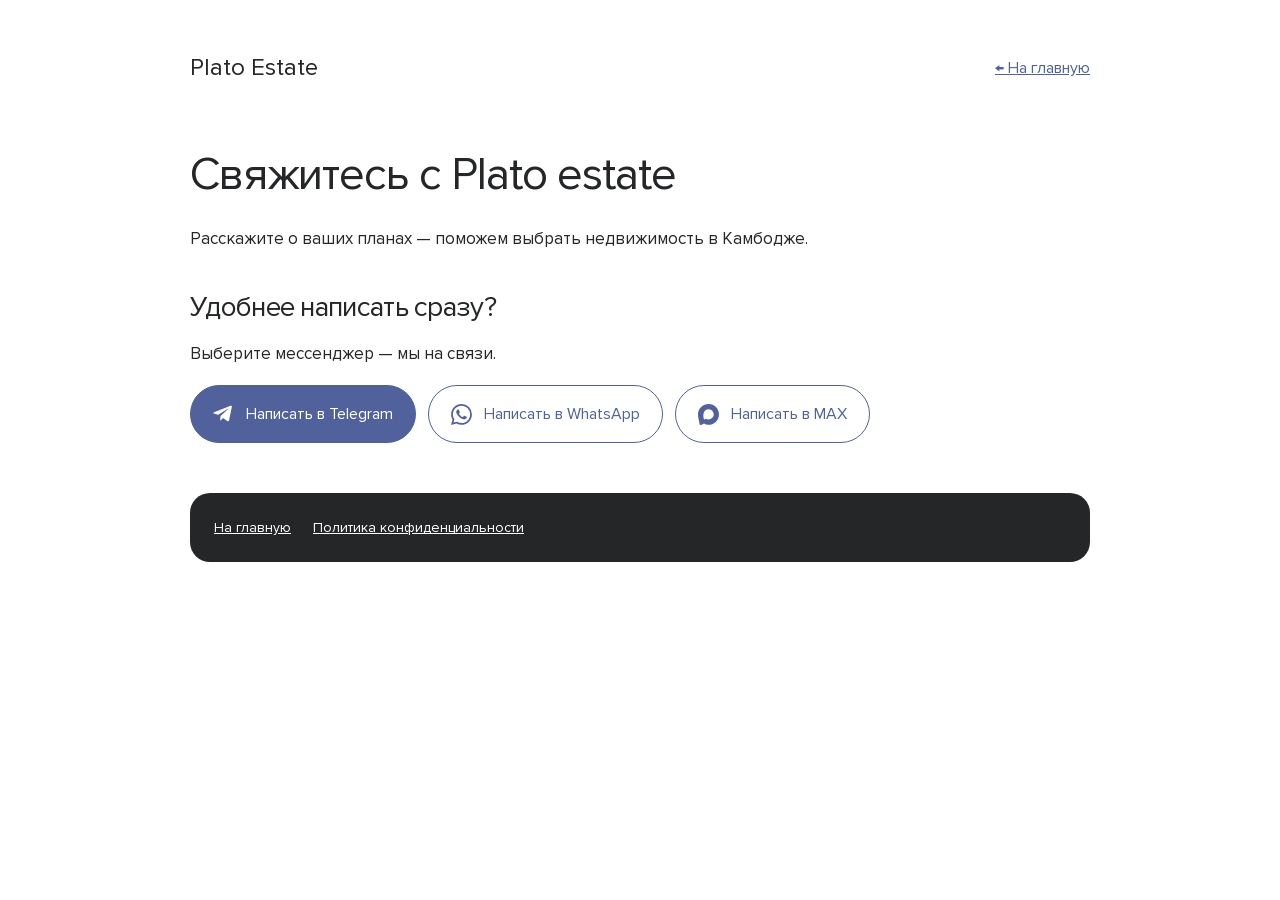
<file: thanks.html>
<!DOCTYPE html>

<html lang="ru">
<head>
<meta charset="utf-8"/>
<meta content="width=device-width,initial-scale=1" name="viewport"/>
<title>Ваш запрос | Plato estate</title>
<meta content="noindex,nofollow" name="robots"/>

<link href="assets/site.css" rel="stylesheet"/><script defer="True" src="assets/config.js"></script><script defer="True" src="assets/thanks.js"></script><link rel="icon" href="assets/plato-head.svg" type="image/svg+xml"><!-- Yandex.Metrika counter -->
<script>window.PLATO_METRIKA_ID=114058410;</script>
<script type="text/javascript">
    (function(m,e,t,r,i,k,a){
        m[i]=m[i]||function(){(m[i].a=m[i].a||[]).push(arguments)};
        m[i].l=1*new Date();
        for (var j = 0; j < document.scripts.length; j++) {if (document.scripts[j].src === r) { return; }}
        k=e.createElement(t),a=e.getElementsByTagName(t)[0],k.async=1,k.src=r,a.parentNode.insertBefore(k,a)
    })(window, document,'script','https://mc.yandex.ru/metrika/tag.js?id=114058410', 'ym');

    ym(114058410, 'init', {ssr:true, webvisor:true, clickmap:true, ecommerce:"dataLayer", referrer: document.referrer, url: location.href, accurateTrackBounce:true, trackLinks:true});
</script>
<noscript><div><img src="https://mc.yandex.ru/watch/114058410" style="position:absolute; left:-9999px;" alt="" /></div></noscript>
<!-- /Yandex.Metrika counter -->
<!-- Top.Mail.Ru counter (VK) -->
<script type="text/javascript">
var _tmr = window._tmr || (window._tmr = []);
_tmr.push({id: "3812387", type: "pageView", start: (new Date()).getTime()});
(function (d, w, id) {
  if (d.getElementById(id)) return;
  var ts = d.createElement("script"); ts.type = "text/javascript"; ts.async = true; ts.id = id;
  ts.src = "https://top-fwz1.mail.ru/js/code.js";
  var f = function () {var s = d.getElementsByTagName("script")[0]; s.parentNode.insertBefore(ts, s);};
  if (w.opera == "[object Opera]") { d.addEventListener("DOMContentLoaded", f, false); } else { f(); }
})(document, window, "tmr-code");
</script>
<noscript><div><img src="https://top-fwz1.mail.ru/counter?id=3812387;js=na" style="position:absolute;left:-9999px;" alt="Top.Mail.Ru" /></div></noscript>
<!-- /Top.Mail.Ru counter -->
<script>
document.addEventListener('click', function (e) {
  var a = e.target.closest && e.target.closest('a[href]');
  if (!a || typeof window.ym !== 'function') return;
  var h = a.getAttribute('href') || '', g = '';
  if (h.indexOf('t.me/') > -1) g = 'click_telegram';
  else if (h.indexOf('wa.me/') > -1) g = 'click_whatsapp';
  else if (h.indexOf('max.ru/') > -1) g = 'click_max';
  else if (h.indexOf('tel:') === 0) g = 'click_phone';
  if (g) window.ym(114058410, 'reachGoal', g);
}, true);
</script>
</head>
<body class="document-page">
<div class="wrap">
<div class="top"><a class="brand" href="index.html">Plato Estate</a><a class="back" href="index.html">← На главную</a></div>
<div aria-hidden="true" class="ok">✓</div>
<h1 id="thanks-title">Спасибо за обращение</h1>
<p class="lead" id="thanks-lead">Обсудим вашу задачу и подберём подходящие объекты.</p>


<div class="fast">
<h2>Удобнее написать сразу?</h2>
<p>Выберите мессенджер — мы на связи.</p>
<div class="acts">
<a class="btn ico-tg" data-goal="thanks_telegram" href="https://t.me/platoestate" id="tg" rel="noopener noreferrer" target="_blank">Написать в Telegram</a>
<a class="btn ghost ico-wa" data-goal="thanks_whatsapp" href="https://wa.me/85511730787" id="wa" rel="noopener noreferrer" target="_blank">Написать в WhatsApp</a>
<a class="btn ghost ico-max" href="https://max.ru/u/f9LHodD0cOKUeSflT9MxcSbnPGYqZRN3BnHyX4T1QvqFaFTnD3XJnfz3XuY" rel="noopener noreferrer" target="_blank">Написать в MAX</a></div>
</div>
<footer><a href="index.html">На главную</a><a href="privacy.html">Политика конфиденциальности</a></footer>
</div>

</body>
</html>
</file>
<file: assets/site.css>
@font-face{font-family:Proxima;src:url('proxima-regular.woff') format('woff');font-style:normal;font-weight:400;font-display:swap}
@font-face{font-family:Proxima;src:url('proxima-semibold.woff') format('woff');font-style:normal;font-weight:600 800;font-display:swap}
:root{--ink:#242628;--muted:#6b707d;--accent:#51619b;--soft:#f2f3f7;--line:#e1e4ed;--ivory:#efe6d5;--radius:36px;--font:Proxima,Arial,sans-serif;color-scheme:light}
*,*::before,*::after{box-sizing:border-box}html{scroll-behavior:auto;scroll-padding-top:120px}body{margin:0;background:white;color:var(--ink);font:400 18px/1.5 var(--font);-webkit-font-smoothing:antialiased}button,input,textarea{font:inherit}a{color:inherit}button,a,input,summary{-webkit-tap-highlight-color:transparent}img{max-width:100%;display:block}[hidden]{display:none!important}figure,p{margin:0}button,a{touch-action:manipulation}button{cursor:pointer}:focus-visible{outline:3px solid #8c79be;outline-offset:5px}.wrap{width:min(1240px,100% - 80px);margin-inline:auto}.band{padding-block:80px}.eyebrow{font-size:12px;font-weight:600;text-transform:uppercase;letter-spacing:.13em;line-height:1.5;color:#7a86a5;margin:0 0 22px}h1,h2,h3{margin:0;font-weight:400;letter-spacing:-.025em;line-height:1.08;text-wrap:balance}h1{font-size:clamp(42px,4.4vw,64px)}h1 em{font-style:normal;color:var(--accent)}h2{font-size:clamp(34px,3.3vw,48px);max-width:850px}h3{font-size:25px;line-height:1.22;letter-spacing:-.015em}.lede{max-width:670px;color:var(--muted);font-size:20px;line-height:1.5}.section-head{margin-bottom:44px}.section-head .eyebrow{margin-bottom:20px}.section-head .lede{margin-top:24px}.btn{display:inline-flex;align-items:center;justify-content:center;gap:12px;min-height:58px;padding:17px 30px;border:1px solid var(--accent);border-radius:99px;background:var(--accent);color:white;text-decoration:none;font-size:17px;font-weight:400;line-height:1.2;text-align:center;transition:background .2s,border-color .2s}.btn:hover{background:#414f85;border-color:#414f85}.btn.ghost,.btn.alt{background:transparent;color:var(--accent)}.btn.ghost:hover,.btn.alt:hover{background:#eef0f8}.btn:disabled{opacity:.55;cursor:wait}.skip{position:fixed;left:20px;top:-100px;padding:12px;background:white;z-index:100}.skip:focus{top:10px}.linkbtn{border:0;background:none;padding:8px 0;justify-self:start;color:var(--accent);font-size:16px;text-decoration:underline;text-underline-offset:5px}.status{color:var(--muted);font-size:15px;min-height:24px}
/* Familiar PLATO header: ivory ribbon, calm wordmark, three round messengers. */
.header{height:124px;position:relative;z-index:10}.header .wrap{height:100%;display:flex;align-items:center;gap:26px}.brand{display:flex;gap:26px;align-items:center;text-decoration:none;flex:none;height:100%}.brand-ribbon{align-self:flex-start;display:grid;place-items:center;width:78px;height:122px;padding-bottom:14px;background:var(--ivory);clip-path:polygon(0 0,100% 0,100% 100%,50% 85%,0 100%)}.brand-ribbon img{width:39px;height:56px}.brand-name{font-size:25px;font-weight:600;line-height:1.1;letter-spacing:-.02em;white-space:nowrap}.brand-name small{display:block;font-size:12px;font-weight:400;color:#696b70;margin-top:8px;letter-spacing:0}.toplink{margin-left:auto;font-size:15px;color:var(--accent);text-decoration:none;border-bottom:1px solid #c9cede;padding-bottom:3px}.hdr-contacts{display:flex;gap:9px}.channel{width:42px;height:42px;border-radius:50%;display:inline-flex;align-items:center;justify-content:center;gap:10px;text-decoration:none;color:white;flex:none;transition:filter .2s,transform .2s}.channel:hover{filter:brightness(.95);transform:translateY(-2px)}.channel img{width:23px;height:23px}.telegram{background:#20a6e6}.whatsapp{background:#18b965}.max{background:linear-gradient(135deg,#5485ff,#7551ed)}.contact-row .channel{width:auto;height:56px;padding:0 24px;border-radius:99px;font-size:17px}
/* Hero and first question: the structure of the original is retained. */
.hero{padding:20px 0 70px}.hero-grid{display:grid;grid-template-columns:1.05fr 1fr;gap:56px;align-items:stretch}.hero-copy{min-width:0;padding:24px 0 0}.hero-copy>.eyebrow{margin-bottom:20px;font-size:11px}.hero-copy>.lede{margin-top:24px;font-size:19px;max-width:470px}.hero-visual{position:relative;overflow:hidden;border-radius:38px;background:#dee2e8;min-height:650px}.hero-visual img{width:100%;height:100%;position:absolute;inset:0;object-fit:cover;object-position:50% 52%}.image-location{position:absolute;left:24px;bottom:24px;top:auto;background:white;padding:11px 18px;border-radius:99px;font-size:13px;color:var(--accent)}.card{margin-top:32px;padding:27px 28px 28px;background:var(--soft);border-radius:28px}.card .eyebrow{margin-bottom:10px;font-size:10px}.card .qtitle{font-size:24px;margin-bottom:20px}.opts{display:grid;gap:10px}.hero .opts{grid-template-columns:1fr 1fr}.opt{display:flex;justify-content:space-between;align-items:center;text-align:left;gap:16px;min-height:64px;padding:16px 18px;border:1px solid var(--line);border-radius:15px;background:#fff;color:var(--ink);font-size:16px;line-height:1.3;transition:background .18s,border-color .18s}.opt:hover{background:#f8f9fd;border-color:#a1abc9}.opt[aria-pressed=true]{background:#e8ecf8;border-color:var(--accent)}.arrow{color:var(--accent);font-family:Arial;font-size:20px;flex:none}
/* Agency, offer and direct contact. */
#stats{padding-top:36px;padding-bottom:76px}.stats{display:grid;grid-template-columns:repeat(4,1fr);gap:0;margin-top:48px}.stat{padding:0 28px;border-left:1px solid var(--line)}.stat:first-child{padding-left:0;border-left:0}.stat b{display:block;font-weight:400;font-size:29px;letter-spacing:-.02em;color:var(--accent);margin-bottom:14px;line-height:1.15}.stat span{display:block;font-size:17px;line-height:1.45;color:var(--muted)}#offer{border-top:1px solid var(--line)}.adv{display:grid;grid-template-columns:repeat(4,1fr);gap:18px}.adv-item{padding:28px;background:var(--soft);border-radius:26px;display:flex;flex-direction:column;align-items:flex-start}.num{font-size:12px;color:#8d98b3;letter-spacing:.12em;margin-bottom:35px}.adv-item h3{font-size:23px;min-height:56px;margin-bottom:16px;text-wrap:initial}.adv-item p{font-size:17px;color:var(--muted);line-height:1.45}.offer-cta{margin-top:28px;padding:32px 0 0;display:flex;align-items:center;justify-content:space-between;gap:28px}.offer-cta h3{font-size:24px}.offer-cta p{font-size:17px;color:var(--muted);margin-top:9px}.offer-cta .btn{flex:none}.contact-band{padding:28px 0 58px}.contact-grid{background:var(--soft);border-radius:var(--radius);padding:48px;display:grid;grid-template-columns:1.15fr 1fr;gap:45px;align-items:center}.contact-grid .section-head{margin:0}.contact-grid h2{font-size:36px}.contact-grid .lede{font-size:18px;margin-top:18px}.contact-actions{display:grid;gap:20px}.contact-row{display:flex;gap:10px;flex-wrap:wrap}.contact-note{font-size:14px;color:var(--muted)}.contact-note a{text-decoration:none;color:var(--accent);white-space:nowrap}
/* Consistent location cards, aligned descriptions and buttons. */
.dests{display:grid;grid-template-columns:repeat(3,1fr);gap:24px;align-items:stretch}.dest{min-width:0;border:1px solid var(--line);border-radius:32px;overflow:hidden;display:flex;flex-direction:column;background:white}.dest-photo{position:relative;height:275px;overflow:hidden}.dest-photo img{width:100%;height:100%;object-fit:cover;object-position:center}.dest-tag{position:absolute;top:20px;left:20px;padding:8px 15px;background:white;border-radius:50px;font-size:12px;color:var(--accent)}.dest-body{padding:28px;display:flex;flex:1;flex-direction:column;gap:16px}.dest h3{font-size:29px}.dest p{font-size:17px;line-height:1.45;color:var(--muted);min-height:100px}.dest-foot{display:flex;flex-direction:column;align-items:stretch;gap:24px;padding-top:5px;margin-top:auto}.dest-price{font-size:14px;color:#7783a4}.dest-foot .btn{font-size:16px;min-height:54px;padding-inline:16px}.facts{display:grid;grid-template-columns:1fr 1fr;gap:40px 72px}.fact{border-top:1px solid var(--line);padding-top:25px}.fact h3{font-size:26px;margin-bottom:14px}.fact p{color:var(--muted);font-size:18px;max-width:460px}
/* Country and purchase story, same sequence as source. */
#mfacts{padding-top:70px}.mfacts-hero{position:relative;border-radius:38px;overflow:hidden;height:410px;margin-bottom:28px}.mfacts-hero img{width:100%;height:100%;object-fit:cover;object-position:50% 53%}.mfacts-hero figcaption{position:absolute;left:26px;bottom:26px;background:white;padding:9px 18px;border-radius:50px;font-size:14px;color:var(--accent)}.mfacts{display:grid;grid-template-columns:repeat(4,1fr);gap:24px}.mfact{padding:22px 0 0;border-top:1px solid var(--line)}.mfact b{font-size:24px;font-weight:400;color:var(--accent);letter-spacing:-.02em;line-height:1.2;display:block;min-height:58px}.mfact h3{font-size:18px;letter-spacing:0;margin:6px 0 12px}.mfact p{font-size:16px;color:var(--muted);line-height:1.5}.remote{display:grid;grid-template-columns:1fr 1fr;gap:76px;align-items:center}.remote.rev .remote-visual{order:-1}.remote-copy>p:not(.eyebrow){color:var(--muted);font-size:20px;line-height:1.5;margin-top:26px}.remote-copy h2{font-size:45px}.remote-links{margin-top:34px}.remote-visual{border-radius:38px;overflow:hidden;height:420px;background:var(--soft)}.remote-visual img{width:100%;height:100%;object-fit:cover}.remote-copy .eyebrow{font-size:11px}
/* Quiz. Production integration is kept separate in config.js. */
.quiz-band{background:var(--soft);border-radius:48px;margin:48px 24px;padding:68px 0 76px}.quiz-band .wrap{max-width:1040px}.quiz-band .section-head{text-align:center;max-width:740px;margin:0 auto 40px}.panel{max-width:800px;min-height:410px;margin:auto;background:white;border-radius:32px;padding:42px}.progress{display:flex;gap:9px;margin-bottom:30px}.progress span{height:3px;border-radius:6px;flex:1;background:var(--line)}.progress span.on{background:var(--accent)}#quizRoot{display:grid;gap:20px;position:relative}#quizRoot .eyebrow{font-size:13px;letter-spacing:.025em;text-transform:none;margin:0}#quizRoot .qtitle{font-size:34px;max-width:580px;outline:none;margin-bottom:6px}#quizRoot .opts{grid-template-columns:1fr 1fr}#quizRoot .opt{min-height:80px;font-size:18px}#quizRoot .lede{font-size:18px}.hint{color:var(--muted);font-size:14px}.summary{margin:0;display:grid;border-top:1px solid var(--line)}.summary div{display:grid;grid-template-columns:140px 1fr;gap:20px;border-bottom:1px solid var(--line);padding:13px 0}.summary dt{color:var(--muted);font-size:14px}.summary dd{margin:0;font-size:17px;overflow-wrap:anywhere}.actions{display:flex;gap:12px;flex-wrap:wrap}.actions .btn{font-size:15px;padding:14px 21px;min-height:50px}form{display:grid;gap:22px}label{display:grid;gap:9px;font-size:16px}label small{color:var(--muted);font-size:14px}input,textarea{width:100%;padding:17px 20px;min-height:58px;border:1px solid #cfd5e3;border-radius:15px;color:var(--ink);background:white;font-size:18px}input::placeholder{color:#9398a7}.consent{display:flex;align-items:flex-start;gap:12px;font-size:13px;line-height:1.5;color:var(--muted)}.consent input{width:20px;height:20px;min-height:0;flex:none;margin:1px 0 0;accent-color:var(--accent)}.consent a{color:var(--accent);text-underline-offset:2px}.err{color:#a33232;font-size:15px}.form-preview-note{padding:15px 18px;border-radius:14px;background:var(--soft);font-size:14px;color:var(--muted)}textarea{min-height:100px;font-size:15px;resize:vertical}.ico-tg:before,.ico-wa:before,.ico-max:before{content:'';width:21px;height:21px;flex:none;background:currentColor;mask:var(--icon) center/contain no-repeat}.ico-tg{--icon:url('telegram.svg')}.ico-wa{--icon:url('whatsapp.svg')}.ico-max{--icon:url('max.svg')}
/* FAQ and finish. */
#faq .wrap{display:grid;grid-template-columns:.7fr 1.3fr;gap:72px}.faq{border-top:1px solid var(--line)}details{border-bottom:1px solid var(--line)}summary{display:flex;justify-content:space-between;gap:24px;align-items:center;list-style:none;cursor:pointer;padding:25px 0;font-size:21px;line-height:1.3}summary::-webkit-details-marker{display:none}summary:after{content:'+';color:var(--accent);font-size:26px;font-weight:400;flex:none}details[open] summary:after{content:'−'}details p{padding:0 35px 25px 0;color:var(--muted);font-size:18px}.closing{padding:40px 0 90px}.closing .wrap{background:var(--soft);border-radius:38px;padding:55px 52px;display:flex;align-items:center;gap:40px;justify-content:space-between}.closing h2{font-size:37px;max-width:560px}.closing .lede{font-size:18px;margin-top:20px;max-width:560px}.closing .btn{flex:none;background:var(--accent);color:white}footer{background:#242628;color:#fff;margin:0 24px 24px;border-radius:38px;padding:48px 0 36px}footer .wrap{width:calc(100% - 100px);max-width:1188px}.foot-line{display:flex;align-items:center;justify-content:space-between;gap:24px;margin-bottom:38px}.foot-line strong{font-size:27px;font-weight:600;line-height:1.2}.foot-line p{font-size:13px;color:#aeb2be;margin-top:9px}.foot-line nav{display:flex;gap:10px}.footer-phone{font-size:21px;text-decoration:none;white-space:nowrap}.foot-legal{display:flex;gap:24px;flex-wrap:wrap;border-top:1px solid #414348;padding-top:24px;font-size:12px;color:#bfc3cf}.foot-legal a{text-underline-offset:4px}footer>.wrap>p:last-child{font-size:12px;color:#a3a8b5;margin-top:18px;max-width:760px}
/* Companion pages: legal text is retained verbatim. */
.document-page>.wrap{max-width:900px;padding-block:50px}.document-page .top{display:flex;align-items:center;justify-content:space-between;gap:24px;margin-bottom:65px}.document-page .top .brand{font-size:24px;display:block;height:auto}.document-page .back{color:var(--accent);font-size:16px}.document-page h1{font-size:46px;margin-bottom:24px}.document-page h2{font-size:28px;margin:34px 0 18px}.document-page p,.document-page li{font-size:17px;line-height:1.6;margin-bottom:18px}.document-page .meta{color:var(--muted);font-size:14px}.document-page .draft{background:#fbf4e5;padding:22px;border-radius:18px}.document-page mark.ph{background:#fff1bc;padding:2px 4px}.document-page footer{margin:50px 0 0;padding:24px;border-radius:20px;display:flex;gap:22px;flex-wrap:wrap;font-size:14px}.document-page .card{padding:40px}.document-page .card h1{font-size:38px}.document-page .actions{margin-top:28px}.document-page .eyebrow{font-size:12px}.document-page .note{font-size:15px}
@media(min-width:1400px){.hero-visual{min-height:700px}}
@media(max-width:1150px){.wrap{width:calc(100% - 64px)}.hero-grid{gap:36px}.toplink{display:none}.hdr-contacts{margin-left:auto}.hero .opts{grid-template-columns:1fr}.hero-visual{min-height:680px}.card{padding:24px}.opt{min-height:52px;padding:13px 16px}.hero h1{font-size:52px}.hero-copy>.lede{font-size:18px}.adv-item{padding:24px 22px}.adv-item h3{font-size:21px;min-height:54px}.adv-item p{font-size:16px}.dest-body{padding:24px}.dest p{min-height:122px}.contact-grid{padding:38px;gap:36px;grid-template-columns:1fr 1fr}.contact-row .channel{padding:0 18px}.remote{gap:42px}.remote-copy h2{font-size:38px}.mfact b{font-size:21px}.closing .btn{max-width:230px}.closing h2{font-size:32px}}
@media(max-width:900px){.band{padding-block:64px}.header{height:112px}.hero{padding-top:12px}.hero-grid{gap:28px}.hero h1{font-size:44px}.hero-copy{padding-top:16px}.hero-copy>.eyebrow{font-size:9px}.hero-copy>.lede{font-size:17px}.hero-visual{min-height:650px}.card .qtitle{font-size:22px}.stat{padding-inline:20px}.stat b{font-size:25px}.stat span{font-size:15px}.adv{grid-template-columns:1fr 1fr}.adv-item{padding:28px}.adv-item h3{min-height:0;font-size:24px}.num{margin-bottom:26px}.adv-item p{font-size:17px}.contact-grid{grid-template-columns:1fr}.contact-actions{gap:18px}.dests{gap:16px}.dest-photo{height:220px}.dest-body{padding:23px 20px}.dest h3{font-size:25px}.dest p{font-size:16px;min-height:144px}.dest-foot{gap:20px}.dest-foot .btn{font-size:14px;padding-inline:9px}.mfacts{grid-template-columns:1fr 1fr;gap:32px}.mfact b{min-height:0;font-size:28px}.mfact h3{margin-top:15px}.mfact p{font-size:17px}.remote{gap:32px}.remote-copy h2{font-size:34px}.remote-copy>p:not(.eyebrow){font-size:18px}.remote-visual{height:400px}.remote-links .btn{font-size:16px}.quiz-band{padding-block:60px}.panel{padding:32px}.closing .wrap{padding:40px;gap:30px}.closing h2{font-size:30px}.closing .lede{font-size:17px}.foot-line{flex-wrap:wrap}.foot-line nav{margin-left:auto}.footer-phone{width:100%;font-size:22px}.foot-legal{gap:16px}#faq .wrap{grid-template-columns:1fr;gap:0}.faq{max-width:none}#faq .section-head{margin-bottom:32px}}
@media(max-width:680px){html{scroll-padding-top:24px}.wrap{width:calc(100% - 40px)}.header{height:94px}.header .wrap{gap:10px}.brand{gap:13px}.brand-ribbon{width:46px;height:82px;padding-bottom:10px}.brand-ribbon img{width:27px;height:39px}.brand-name{font-size:19px;white-space:normal}.brand-name small{font-size:10px;max-width:145px;margin-top:5px;line-height:1.2}.hdr-contacts{gap:6px}.hdr-contacts .channel{width:32px;height:32px}.hdr-contacts .channel img{width:18px;height:18px}.hero{padding-top:18px;padding-bottom:50px}.hero-grid{display:flex;flex-direction:column;gap:28px}.hero-copy{padding-top:0}.hero-copy>.eyebrow{font-size:10px;letter-spacing:.1em;margin-bottom:18px}.hero h1{font-size:49px;line-height:1.04}.hero-copy>.lede{font-size:18px;margin-top:23px;max-width:400px}.hero-visual{min-height:0;height:410px;border-radius:30px}.hero-visual img{object-position:center 40%}.image-location{left:18px;bottom:18px;font-size:12px}.card{margin-top:28px;padding:24px;border-radius:24px}.card .qtitle{font-size:25px;margin-bottom:20px}.hero .opts{grid-template-columns:1fr 1fr;gap:10px}.hero .opt{font-size:15px;min-height:74px;padding:14px 12px;gap:8px}.arrow{font-size:18px}.band{padding-block:48px}.eyebrow{font-size:11px}h2{font-size:34px;line-height:1.1}.lede{font-size:18px}.section-head{margin-bottom:30px}.section-head .lede{margin-top:20px}.section-head .eyebrow{margin-bottom:17px}#stats{padding:0 0 50px}.stats{grid-template-columns:1fr 1fr;gap:28px 24px;margin-top:34px}.stat,.stat:first-child{border:0;border-top:1px solid var(--line);padding:20px 0 0}.stat b{font-size:25px;margin-bottom:12px}.stat span{font-size:16px}.adv{gap:14px}.adv-item{padding:24px 20px;border-radius:24px}.adv-item h3{font-size:22px;min-height:54px;margin-bottom:14px}.adv-item p{font-size:16px}.num{margin-bottom:24px}.offer-cta{display:block;padding-top:24px;margin-top:14px}.offer-cta h3{font-size:25px}.offer-cta p{font-size:17px}.offer-cta .btn{margin-top:23px;width:100%}.contact-band{padding:15px 0 30px}.contact-grid{padding:30px 26px;border-radius:30px;gap:28px}.contact-grid h2{font-size:32px}.contact-grid .lede{font-size:18px}.contact-row{gap:9px}.contact-row .channel{font-size:15px;height:49px;padding:0 18px}.contact-row .channel img{width:20px;height:20px}.contact-note{font-size:13px}.dests{grid-template-columns:1fr;gap:24px}.dest-photo{height:290px}.dest-body{padding:26px}.dest h3{font-size:30px}.dest p{font-size:18px;min-height:0}.dest-foot{gap:20px;padding-top:9px}.dest-foot .btn{font-size:17px}.dest-price{font-size:15px}.facts{grid-template-columns:1fr;gap:30px}.fact h3{font-size:25px}.fact p{font-size:18px}.fact{padding-top:22px}#mfacts{padding-top:48px}.mfacts-hero{height:300px;border-radius:30px;margin-bottom:28px}.mfacts{gap:28px 24px}.mfact b{font-size:23px;overflow-wrap:anywhere}.mfact h3{font-size:18px}.mfact p{font-size:16px}.remote{grid-template-columns:1fr;gap:30px}.remote.rev .remote-visual{order:1}.remote-visual{height:330px;border-radius:30px}.remote-copy h2{font-size:36px}.remote-copy>p:not(.eyebrow){font-size:18px;margin-top:22px}.remote-links{margin-top:26px}.remote-links .btn{width:100%;font-size:17px}.quiz-band{margin:25px 10px;border-radius:32px;padding:42px 0}.quiz-band .wrap{width:calc(100% - 28px)}.quiz-band .section-head{padding:0 10px;margin-bottom:30px}.quiz-band h2{font-size:33px}.panel{padding:26px 22px;min-height:420px;border-radius:26px}.progress{margin-bottom:6px;gap:6px}#quizRoot .qtitle{font-size:29px}#quizRoot .opts{grid-template-columns:1fr}#quizRoot .opt{min-height:63px;font-size:18px}#quizRoot{gap:21px}.consent{font-size:12px}.summary div{grid-template-columns:1fr;gap:5px}#faq .section-head{margin-bottom:25px}summary{font-size:21px;padding-block:23px}details p{padding-right:14px;font-size:17px}.closing{padding:20px 0 50px}.closing .wrap{display:block;padding:34px 28px;border-radius:30px}.closing h2{font-size:32px}.closing .lede{font-size:18px}.closing .btn{margin-top:27px;max-width:none;width:100%}footer{margin:0 10px 10px;padding:36px 0 29px;border-radius:30px}footer .wrap{width:calc(100% - 48px)}.foot-line{gap:26px;margin-bottom:28px}.foot-line nav{margin-left:0}.foot-line strong{font-size:27px}.foot-line p{font-size:12px}.foot-legal{display:grid;gap:14px;font-size:12px}footer>.wrap>p:last-child{font-size:12px}.document-page>.wrap{padding-top:30px}.document-page .top{margin-bottom:40px}.document-page h1{font-size:35px;overflow-wrap:anywhere}.document-page h2{font-size:26px}.document-page .card{padding:28px}.document-page .card h1{font-size:31px}.actions{display:grid}.actions .btn{width:100%}}
@media(max-width:370px){.wrap{width:calc(100% - 32px)}.header .wrap{gap:7px}.brand{gap:10px}.brand-name{font-size:17px}.brand-name small{font-size:9px;max-width:120px}.brand-ribbon{width:38px;height:72px}.brand-ribbon img{width:24px;height:35px}.hdr-contacts{gap:5px}.hdr-contacts .channel{width:28px;height:28px}.hdr-contacts .channel img{width:17px;height:17px}.hero h1{font-size:42px}.hero .opts{grid-template-columns:1fr}.hero .opt{min-height:52px;font-size:16px}.adv{grid-template-columns:1fr}.adv-item h3{min-height:0}.adv-item p{font-size:17px}.num{margin-bottom:18px}.contact-grid{padding:28px 22px}.contact-row .channel{font-size:14px;padding-inline:15px}.mfact b{font-size:21px}.mfact h3{font-size:17px}.panel{padding:24px 18px}.hero-visual{height:350px}h2{font-size:31px}}
@media(prefers-reduced-motion:reduce){html{scroll-behavior:auto}*,*::before,*::after{transition:none!important;animation:none!important}}

.document-page .ok{display:none}.document-page .fast{margin-top:40px}.document-page .acts{display:flex;flex-wrap:wrap;gap:12px}.document-page .acts .btn{font-size:16px;padding-inline:22px}@media(max-width:680px){.document-page .acts{display:grid}.document-page .acts .btn{width:100%}}

/* Preferred contact channel, matching the quiz answer controls. */
.contact-channels{border:0;margin:0;padding:0;min-width:0}.contact-channels legend{font-size:16px;margin-bottom:12px}.contact-channel-options{display:grid;grid-template-columns:repeat(4,minmax(0,1fr));gap:8px}.contact-channel-options label{position:relative;cursor:pointer}.contact-channel-options input{position:absolute;opacity:0;width:1px;height:1px;min-height:0;padding:0}.contact-channel-options span{display:flex;justify-content:center;align-items:center;min-height:52px;padding:10px 6px;border:1px solid var(--line);border-radius:14px;font-size:15px}.contact-channel-options input:checked+span{color:var(--accent);border-color:var(--accent);background:var(--soft)}.contact-channel-options input:focus-visible+span{outline:3px solid #8c79be;outline-offset:3px}
@media(max-width:420px){.contact-channel-options{grid-template-columns:repeat(2,minmax(0,1fr))}}

/* Hero investment figures supplied by PLATO: the same two-by-two grid at every width. */
.hero-metrics{display:grid;grid-template-columns:repeat(2,minmax(0,1fr));gap:22px 0;margin:28px 0 0}.hero-metric{min-width:0;padding-right:20px}.hero-metric:nth-child(even){border-left:1px solid var(--line);padding-left:22px;padding-right:0}.hero-metric dt{font-size:14px;line-height:1.3;color:var(--muted);white-space:nowrap}.hero-metric dd{margin:7px 0 0;color:var(--accent)}.hero-metric-value{display:flex;align-items:baseline;gap:5px;white-space:nowrap;line-height:1.1}.hero-metric-number{font-size:32px;font-weight:400;letter-spacing:-.035em}.hero-metric-prefix{font-size:16px}.hero-metric-suffix{font-size:13px;letter-spacing:0}.hero-metric-break{display:none}
@media(max-width:1000px){.hero-metric{padding-right:12px}.hero-metric:nth-child(even){padding-left:12px}.hero-metric dt{font-size:11.5px}.hero-metric-value{gap:4px}.hero-metric-number{font-size:28px}.hero-metric-prefix{font-size:12px}.hero-metric-suffix{font-size:11px}}
@media(max-width:720px){.hero-metrics{gap:20px 0;margin-top:24px}.hero-metric dt{font-size:12px}.hero-metric dd{margin-top:6px}.hero-metric-number{font-size:32px}}
@media(max-width:380px){.hero-metric-break{display:initial}.hero-metric-number{font-size:28px}}
@media(max-width:340px){.hero-metric{padding-right:10px}.hero-metric:nth-child(even){padding-left:10px}.hero-metric-value{gap:3px}.hero-metric-number{font-size:26px}.hero-metric-prefix,.hero-metric-suffix{font-size:10.5px}}

.devs{padding-block:56px;background:var(--soft)}.dev-list{list-style:none;margin:0;padding:0;display:grid;grid-template-columns:repeat(4,1fr);gap:16px}.dev{background:#fff;border:1px solid var(--line);border-radius:24px;padding:26px 24px}.dev b{display:block;font-weight:600;font-size:22px;letter-spacing:-.01em;color:var(--accent);margin-bottom:8px;line-height:1.2}.dev span{display:block;font-size:16px;line-height:1.4;color:var(--muted)}@media(max-width:1000px){.dev-list{grid-template-columns:repeat(2,1fr)}}@media(max-width:520px){.devs{padding-block:44px}.dev-list{gap:12px}.dev{padding:20px 18px;border-radius:20px}.dev b{font-size:19px}.dev span{font-size:14px}}

.dev-logo{height:56px;display:flex;align-items:center;margin-bottom:14px}.dev-logo img{max-height:100%;max-width:100%;width:auto;filter:grayscale(1) brightness(.35);opacity:.9}.dev-logo b{font-weight:700;font-size:21px;letter-spacing:-.01em;color:#4a4d55;line-height:1.15}.dev b{margin-bottom:0}@media(max-width:520px){.dev-logo{height:40px;margin-bottom:10px}.dev-logo b{font-size:16px}}
</file>
